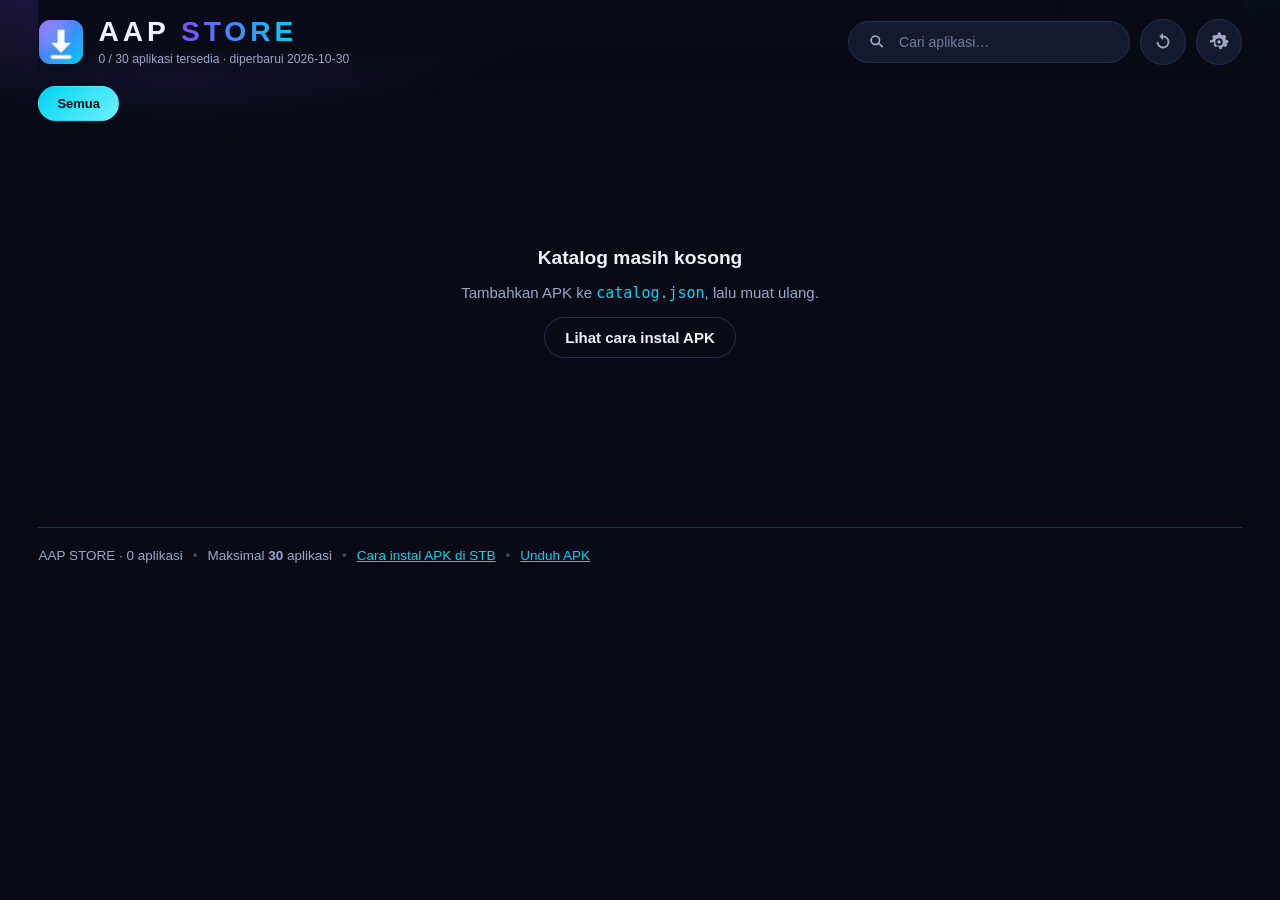
<file: docs/index.html>
<!DOCTYPE html>
<html lang="id">
<head>
<meta charset="utf-8" />
<meta name="viewport" content="width=device-width, initial-scale=1, viewport-fit=cover" />
<title>AAP STORE — App Store Android TV / STB</title>
<meta name="description" content="Katalog aplikasi Android untuk STB & Android TV. Simpan sampai 30 APK, unduh dan instal langsung dari TV." />
<meta name="theme-color" content="#0b1020" />
<link rel="icon" href="favicon.png" />
<link rel="apple-touch-icon" href="icon-192.png" />
<link rel="manifest" href="manifest.webmanifest" />
<link rel="stylesheet" href="styles.css" />
</head>
<body>
<div class="bg-glow" aria-hidden="true"></div>

<header class="topbar">
  <div class="brand">
    <img src="icon-192.png" alt="" class="brand-logo" width="56" height="56" />
    <div class="brand-text">
      <h1>AAP <span>STORE</span></h1>
      <p id="tagline">Muat katalog…</p>
    </div>
  </div>

  <div class="topbar-actions">
    <label class="search">
      <svg viewBox="0 0 24 24" aria-hidden="true"><path d="M10 4a6 6 0 1 0 3.8 10.6l4.3 4.3 1.4-1.4-4.3-4.3A6 6 0 0 0 10 4Zm0 2a4 4 0 1 1 0 8 4 4 0 0 1 0-8Z"/></svg>
      <input id="search" type="search" placeholder="Cari aplikasi…" autocomplete="off" spellcheck="false" />
    </label>
    <button id="btn-refresh" class="icon-btn" title="Muat ulang katalog" aria-label="Muat ulang katalog">
      <svg viewBox="0 0 24 24" aria-hidden="true"><path d="M12 5V2L8 6l4 4V7a5 5 0 1 1-5 5H5a7 7 0 1 0 7-7Z"/></svg>
    </button>
    <button id="btn-settings" class="icon-btn" title="Pengaturan sumber katalog" aria-label="Pengaturan">
      <svg viewBox="0 0 24 24" aria-hidden="true"><path d="M12 8a4 4 0 1 0 0 8 4 4 0 0 0 0-8Zm0 2a2 2 0 1 1 0 4 2 2 0 0 1 0-4Zm8.4 3.3.9 2.1-2 2-2.1-.9a8 8 0 0 1-1.7 1l-.4 2.2h-2.8l-.4-2.2a8 8 0 0 1-1.7-1l-2.1.9-2-2 .9-2.1a8 8 0 0 1-1-1.7L2.3 13v-2.8l2.2-.4a8 8 0 0 1 1-1.7l-.9-2.1 2-2 2.1.9a8 8 0 0 1 1.7-1l.4-2.2h2.8l.4 2.2a8 8 0 0 1 1.7 1l2.1-.9 2 2-.9 2.1a8 8 0 0 1 1 1.7l2.2.4V13l-2.2.4a8 8 0 0 1-1 1.9Z"/></svg>
    </button>
    <button id="btn-install-app" class="ghost-btn hidden">Pasang</button>
  </div>
</header>

<nav id="cats" class="cats" aria-label="Kategori"></nav>

<main id="main">
  <div id="status" class="status" role="status" aria-live="polite">
    <div class="spinner"></div>
    <p>Memuat katalog…</p>
  </div>
  <section id="grid" class="grid" aria-label="Daftar aplikasi"></section>
</main>

<footer class="foot">
  <span id="foot-info">AAP STORE</span>
  <span class="dot">•</span>
  <span>Maksimal <strong id="foot-max">30</strong> aplikasi</span>
  <span class="dot">•</span>
  <button id="btn-help" class="link-btn">Cara instal APK di STB</button>
  <span class="dot">•</span>
  <a class="link-btn" href="download.html">Unduh APK</a>
</footer>

<!-- ============ Modal detail aplikasi ============ -->
<div id="sheet" class="overlay hidden" role="dialog" aria-modal="true" aria-labelledby="sheet-title">
  <div class="sheet">
    <button class="close-btn" data-close aria-label="Tutup">✕</button>
    <div class="sheet-head">
      <img id="sheet-icon" class="sheet-icon" alt="" width="128" height="128" />
      <div>
        <h2 id="sheet-title">Aplikasi</h2>
        <p id="sheet-pkg" class="mono"></p>
        <div id="sheet-badges" class="badges"></div>
      </div>
    </div>
    <p id="sheet-desc" class="sheet-desc"></p>
    <dl id="sheet-meta" class="meta-list"></dl>
    <div class="sheet-actions">
      <a id="sheet-download" class="primary-btn" href="#" rel="noopener">⬇ Unduh &amp; Instal</a>
      <button id="sheet-copy" class="ghost-btn">Salin link</button>
    </div>
    <p class="hint">Setelah terunduh, buka notifikasi / aplikasi <em>Files</em> di STB lalu tekan APK-nya untuk instal. Izinkan “Instal aplikasi tidak dikenal” sekali saja.</p>
  </div>
</div>

<!-- ============ Modal bantuan ============ -->
<div id="help" class="overlay hidden" role="dialog" aria-modal="true" aria-labelledby="help-title">
  <div class="sheet">
    <button class="close-btn" data-close aria-label="Tutup">✕</button>
    <h2 id="help-title">Cara instal di STB / Android TV</h2>
    <ol class="steps">
      <li><strong>Buka AAP STORE</strong> di browser STB (Chrome / TV Bro / Puffin). Ketik alamat situsnya, atau kirim link-nya ke TV.</li>
      <li><strong>Pilih aplikasi</strong> lalu tekan <em>Unduh &amp; Instal</em>. APK akan masuk ke folder <span class="mono">Download</span>.</li>
      <li><strong>Izinkan instalasi:</strong> saat muncul peringatan, pilih <em>Setelan</em> → aktifkan <em>Izinkan dari sumber ini</em> untuk browser yang dipakai.</li>
      <li><strong>Instal:</strong> buka notifikasi unduhan atau aplikasi <em>Files</em> / <em>File Manager</em>, tekan file APK, pilih <em>Instal</em>.</li>
      <li><strong>Selesai.</strong> Aplikasi muncul di launcher STB. Ulangi untuk aplikasi lain.</li>
    </ol>
    <h3>Tips</h3>
    <ul class="steps">
      <li>Kalau tombol unduh tidak merespons, salin link APK lalu tempel di browser STB.</li>
      <li>Aktifkan <em>Instal dari sumber tidak dikenal</em> per-aplikasi (browser), bukan global, agar lebih aman.</li>
      <li>Tekan <span class="mono">Esc</span> / tombol <em>Back</em> untuk menutup jendela ini.</li>
    </ul>
  </div>
</div>

<!-- ============ Modal pengaturan ============ -->
<div id="settings" class="overlay hidden" role="dialog" aria-modal="true" aria-labelledby="settings-title">
  <div class="sheet">
    <button class="close-btn" data-close aria-label="Tutup">✕</button>
    <h2 id="settings-title">Sumber katalog</h2>
    <p class="hint">Alamat file <span class="mono">catalog.json</span>. Kosongkan untuk memakai katalog bawaan di folder yang sama.</p>
    <input id="catalog-url" class="text-input" type="url" placeholder="https://contoh.github.io/aap-store/catalog.json" />
    <div class="sheet-actions">
      <button id="btn-save-settings" class="primary-btn">Simpan &amp; muat ulang</button>
      <button id="btn-reset-settings" class="ghost-btn">Kembalikan bawaan</button>
    </div>
    <p id="settings-info" class="hint mono"></p>
  </div>
</div>

<div id="toast" class="toast hidden" role="status" aria-live="polite"></div>

<script src="app.js"></script>
</body>
</html>
</file>
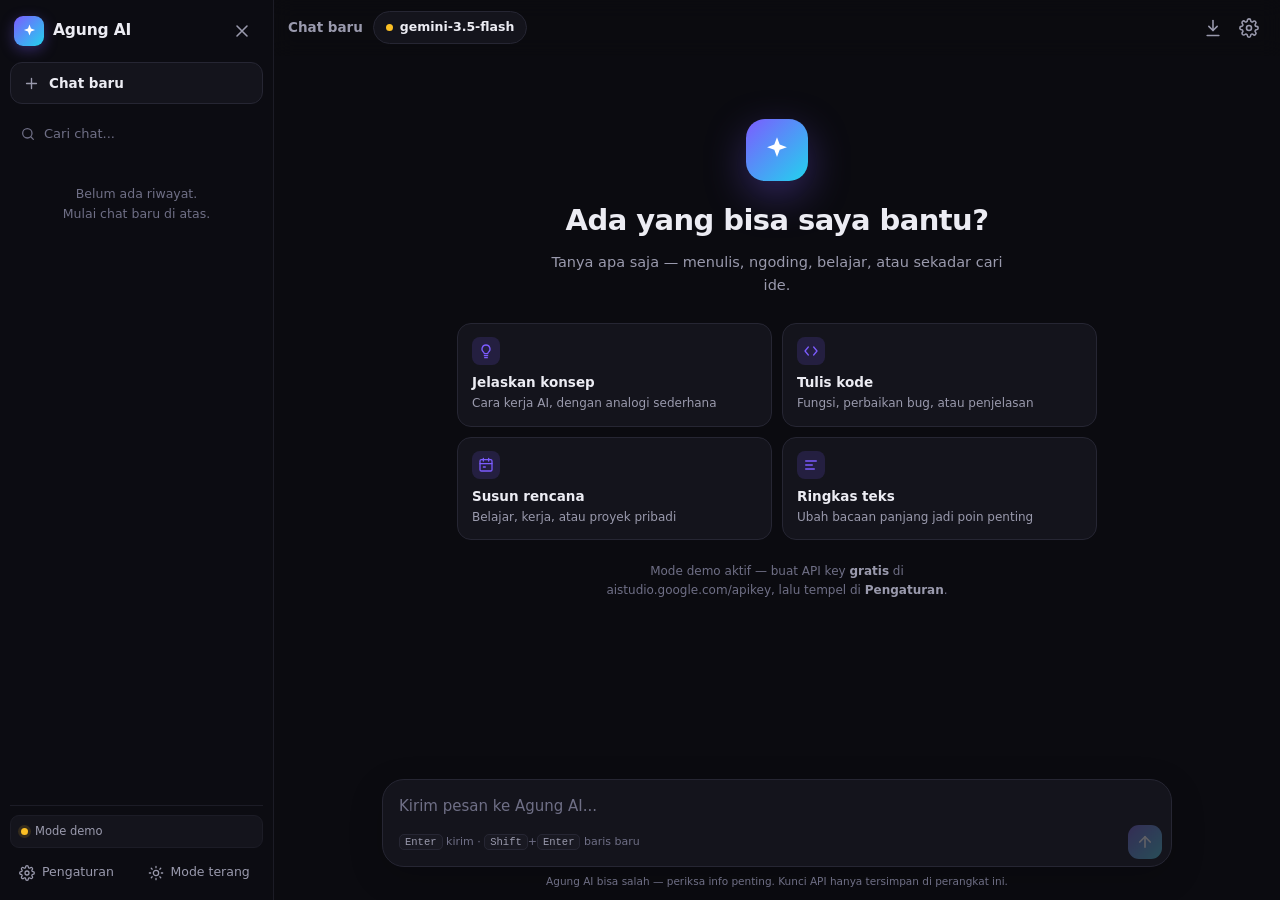
<file: docs/ai/index.html>
<!doctype html>
<html lang="id" data-theme="dark">
<head>
  <meta charset="utf-8" />
  <meta name="viewport" content="width=device-width, initial-scale=1, viewport-fit=cover" />
  <title>Agung AI — Asisten Chat</title>
  <meta name="description" content="Agung AI — aplikasi chat AI ringan yang bisa dipakai dengan OpenAI, OpenRouter, Groq, DeepSeek, Gemini, Ollama, dan penyedia lain yang kompatibel." />
  <meta name="color-scheme" content="dark light" />
  <meta name="theme-color" content="#0b0b10" />
<style>
/* =========================================================
   Agung AI — styles
   ========================================================= */

:root {
  --font: ui-sans-serif, system-ui, -apple-system, "Segoe UI", Roboto,
    "Helvetica Neue", Arial, "Noto Sans", sans-serif;
  --mono: ui-monospace, SFMono-Regular, "SF Mono", Menlo, Consolas,
    "Liberation Mono", monospace;
  --accent: #7c5cff;
  --accent-2: #22d3ee;
  --accent-soft: rgba(124, 92, 255, 0.16);
  --danger: #ff5c7a;
  --ok: #34d399;
  --warn: #fbbf24;
  --radius: 16px;
}

html[data-theme="dark"] {
  --bg: #0b0b10;
  --bg-2: #0e0e15;
  --sidebar: #0c0c12;
  --panel: #14141c;
  --panel-2: #191922;
  --border: #262633;
  --border-soft: #1c1c26;
  --text: #ececf3;
  --muted: #9a9aad;
  --muted-2: #6f6f86;
  --bubble: #1c1c28;
  --input: #11111a;
  --hover: #1a1a25;
  --code-bg: #0c0c14;
  --inline-bg: #22222e;
  --topbar: rgba(11, 11, 16, 0.82);
  --shadow: 0 18px 50px rgba(0, 0, 0, 0.45);
  --scrim: rgba(0, 0, 0, 0.6);
}

html[data-theme="light"] {
  --bg: #ffffff;
  --bg-2: #f7f7fa;
  --sidebar: #f5f5f8;
  --panel: #ffffff;
  --panel-2: #f6f6fa;
  --border: #e2e2ea;
  --border-soft: #ececf2;
  --text: #16161d;
  --muted: #5f5f72;
  --muted-2: #8b8b9e;
  --bubble: #f0f0f5;
  --input: #f6f6fa;
  --hover: #ececf2;
  --code-bg: #f6f6fa;
  --inline-bg: #eeeef4;
  --topbar: rgba(255, 255, 255, 0.86);
  --shadow: 0 18px 50px rgba(20, 20, 45, 0.16);
  --scrim: rgba(20, 20, 40, 0.35);
}

* { box-sizing: border-box; }

html, body {
  height: 100%;
  margin: 0;
}

body {
  font-family: var(--font);
  background: var(--bg);
  color: var(--text);
  font-size: 15px;
  line-height: 1.5;
  overflow: hidden;
  -webkit-font-smoothing: antialiased;
  text-rendering: optimizeLegibility;
}

button, input, textarea {
  font: inherit;
  color: inherit;
}

button { cursor: pointer; }

svg {
  width: 20px;
  height: 20px;
  fill: none;
  stroke: currentColor;
  stroke-width: 1.9;
  stroke-linecap: round;
  stroke-linejoin: round;
  flex: none;
}

.sr-only {
  position: absolute;
  width: 1px; height: 1px;
  padding: 0; margin: -1px;
  overflow: hidden;
  clip: rect(0 0 0 0);
  white-space: nowrap;
  border: 0;
}

kbd {
  font-family: var(--mono);
  font-size: 10.5px;
  padding: 1px 5px;
  border-radius: 5px;
  border: 1px solid var(--border);
  background: var(--panel-2);
  color: var(--muted);
}

/* ================= layout ================= */

.app {
  display: flex;
  height: 100vh;
  height: 100dvh;
  width: 100%;
}

/* ================= sidebar ================= */

.sidebar {
  width: 274px;
  flex: 0 0 274px;
  background: var(--sidebar);
  border-right: 1px solid var(--border-soft);
  display: flex;
  flex-direction: column;
  gap: 10px;
  padding: 12px 10px 10px;
  min-height: 0;
  z-index: 40;
}

.side-head {
  display: flex;
  align-items: center;
  justify-content: space-between;
  padding: 2px 4px 4px;
}

.brand {
  display: flex;
  align-items: center;
  gap: 9px;
  min-width: 0;
}

.brand-mark {
  width: 30px;
  height: 30px;
  border-radius: 9px;
  display: grid;
  place-items: center;
  color: #fff;
  background: linear-gradient(135deg, var(--accent), var(--accent-2));
  box-shadow: 0 4px 14px rgba(124, 92, 255, 0.35);
  flex: none;
}

.brand-mark svg { width: 19px; height: 19px; stroke: none; }

.brand-name {
  font-weight: 700;
  font-size: 15.5px;
  letter-spacing: -0.01em;
  white-space: nowrap;
}

.side-close { display: none; }

.icon-btn {
  width: 34px;
  height: 34px;
  border-radius: 10px;
  border: 1px solid transparent;
  background: transparent;
  color: var(--muted);
  display: grid;
  place-items: center;
  transition: background 0.15s, color 0.15s, border-color 0.15s;
}

.icon-btn:hover { background: var(--hover); color: var(--text); }
.icon-btn:active { transform: scale(0.96); }

.new-chat {
  display: flex;
  align-items: center;
  gap: 9px;
  width: 100%;
  padding: 10px 12px;
  border-radius: 12px;
  border: 1px solid var(--border);
  background: var(--panel);
  color: var(--text);
  font-weight: 600;
  font-size: 13.5px;
  transition: background 0.15s, border-color 0.15s, transform 0.1s;
}

.new-chat svg { width: 17px; height: 17px; color: var(--muted); }
.new-chat:hover { background: var(--panel-2); border-color: var(--border); }
.new-chat:active { transform: scale(0.99); }

.search {
  position: relative;
  display: flex;
  align-items: center;
}

.search-ico {
  position: absolute;
  left: 10px;
  width: 16px;
  height: 16px;
  color: var(--muted-2);
  pointer-events: none;
}

.search input {
  width: 100%;
  padding: 9px 10px 9px 33px;
  border-radius: 10px;
  border: 1px solid transparent;
  background: transparent;
  color: var(--text);
  font-size: 13px;
  outline: none;
  transition: background 0.15s, border-color 0.15s;
}

.search input::placeholder { color: var(--muted-2); }
.search input:hover { background: var(--hover); }
.search input:focus {
  background: var(--input);
  border-color: var(--border);
}

.conv-list {
  flex: 1;
  overflow-y: auto;
  overflow-x: hidden;
  min-height: 0;
  padding: 2px 0 8px;
  scrollbar-width: thin;
}

.conv-group-label {
  font-size: 10.5px;
  font-weight: 700;
  text-transform: uppercase;
  letter-spacing: 0.07em;
  color: var(--muted-2);
  padding: 12px 10px 5px;
}

.conv-item {
  display: flex;
  align-items: center;
  gap: 8px;
  padding: 8px 8px 8px 10px;
  border-radius: 10px;
  color: var(--muted);
  cursor: pointer;
  border: 1px solid transparent;
  position: relative;
  min-width: 0;
}

.conv-item:hover { background: var(--hover); color: var(--text); }

.conv-item.active {
  background: var(--panel);
  border-color: var(--border-soft);
  color: var(--text);
}

.conv-ico { width: 15px; height: 15px; color: var(--muted-2); flex: none; }

.conv-title {
  flex: 1;
  min-width: 0;
  font-size: 13px;
  white-space: nowrap;
  overflow: hidden;
  text-overflow: ellipsis;
}

.conv-acts {
  display: flex;
  gap: 2px;
  opacity: 0;
  transition: opacity 0.12s;
}

.conv-item:hover .conv-acts,
.conv-item.active .conv-acts { opacity: 1; }

.mini-btn {
  width: 24px;
  height: 24px;
  border-radius: 6px;
  border: 0;
  background: transparent;
  color: var(--muted);
  display: grid;
  place-items: center;
}

.mini-btn svg { width: 13px; height: 13px; }
.mini-btn:hover { background: var(--border); color: var(--text); }
.mini-btn.danger:hover { color: var(--danger); }

.empty-list {
  padding: 18px 12px;
  font-size: 12.5px;
  color: var(--muted-2);
  text-align: center;
  line-height: 1.6;
}

.side-foot {
  border-top: 1px solid var(--border-soft);
  padding-top: 9px;
  display: flex;
  flex-direction: column;
  gap: 7px;
}

.mode-badge {
  display: flex;
  align-items: center;
  gap: 7px;
  padding: 7px 10px;
  border-radius: 9px;
  background: var(--panel);
  border: 1px solid var(--border-soft);
  font-size: 11.5px;
  color: var(--muted);
  font-weight: 500;
}

.mode-badge .dot {
  width: 7px;
  height: 7px;
  border-radius: 50%;
  background: var(--warn);
  box-shadow: 0 0 0 3px rgba(251, 191, 36, 0.14);
  flex: none;
}

.mode-badge.live .dot {
  background: var(--ok);
  box-shadow: 0 0 0 3px rgba(52, 211, 153, 0.16);
}

.foot-row { display: flex; gap: 4px; }

.foot-btn {
  flex: 1;
  display: flex;
  align-items: center;
  gap: 7px;
  padding: 8px 9px;
  border-radius: 9px;
  border: 0;
  background: transparent;
  color: var(--muted);
  font-size: 12.5px;
  font-weight: 500;
  text-align: left;
}

.foot-btn svg { width: 16px; height: 16px; }
.foot-btn:hover { background: var(--hover); color: var(--text); }
.foot-btn span { white-space: nowrap; overflow: hidden; text-overflow: ellipsis; }

/* ================= main ================= */

.main {
  flex: 1;
  display: flex;
  flex-direction: column;
  min-width: 0;
  position: relative;
  background: var(--bg);
}

.topbar {
  height: 56px;
  flex: none;
  display: flex;
  align-items: center;
  gap: 10px;
  padding: 0 14px;
  border-bottom: 1px solid transparent;
  background: var(--topbar);
  backdrop-filter: blur(10px);
  z-index: 20;
}

.menu-btn { display: none; }

.topbar-title {
  font-size: 13.5px;
  font-weight: 600;
  color: var(--muted);
  white-space: nowrap;
  overflow: hidden;
  text-overflow: ellipsis;
  min-width: 0;
  max-width: 40%;
}

.model-pill {
  display: flex;
  align-items: center;
  gap: 7px;
  padding: 6px 12px;
  border-radius: 999px;
  border: 1px solid var(--border);
  background: var(--panel);
  color: var(--text);
  font-size: 12.5px;
  font-weight: 600;
  max-width: 240px;
  transition: background 0.15s, border-color 0.15s;
}

.model-pill:hover { background: var(--panel-2); border-color: var(--muted-2); }

.pill-dot {
  width: 7px;
  height: 7px;
  border-radius: 50%;
  background: var(--warn);
  flex: none;
}

.pill-dot.live { background: var(--ok); }

.pill-name {
  white-space: nowrap;
  overflow: hidden;
  text-overflow: ellipsis;
}

.top-actions {
  margin-left: auto;
  display: flex;
  gap: 2px;
}

.chat-scroll {
  flex: 1;
  overflow-y: auto;
  overflow-x: hidden;
  min-height: 0;
  scrollbar-width: thin;
  scrollbar-color: var(--border) transparent;
  overscroll-behavior: contain;
}

.chat-scroll::-webkit-scrollbar { width: 10px; }
.chat-scroll::-webkit-scrollbar-thumb {
  background: var(--border);
  border-radius: 10px;
  border: 3px solid var(--bg);
}
.chat-scroll::-webkit-scrollbar-thumb:hover { background: var(--muted-2); }

/* ================= empty state ================= */

.empty {
  max-width: 760px;
  margin: 0 auto;
  padding: clamp(28px, 7vh, 80px) 22px 24px;
  text-align: center;
  animation: rise 0.35s ease both;
}

@keyframes rise {
  from { opacity: 0; transform: translateY(8px); }
  to { opacity: 1; transform: none; }
}

.empty-mark {
  width: 62px;
  height: 62px;
  margin: 0 auto 18px;
  border-radius: 19px;
  display: grid;
  place-items: center;
  color: #fff;
  background: linear-gradient(135deg, var(--accent), var(--accent-2));
  box-shadow: 0 14px 40px rgba(124, 92, 255, 0.34);
}

.empty-mark svg { width: 34px; height: 34px; stroke: none; }

.empty h1 {
  font-size: clamp(22px, 3.2vw, 29px);
  margin: 0 0 8px;
  letter-spacing: -0.02em;
  font-weight: 700;
}

.empty-sub {
  margin: 0 auto;
  color: var(--muted);
  font-size: 14.5px;
  max-width: 460px;
  line-height: 1.6;
}

.suggestions {
  display: grid;
  grid-template-columns: repeat(2, minmax(0, 1fr));
  gap: 10px;
  margin: 26px auto 0;
  max-width: 640px;
  text-align: left;
}

.sug {
  display: flex;
  flex-direction: column;
  gap: 3px;
  padding: 13px 14px;
  border-radius: 14px;
  border: 1px solid var(--border);
  background: var(--panel);
  color: var(--text);
  transition: border-color 0.16s, background 0.16s, transform 0.12s;
}

.sug:hover {
  background: var(--panel-2);
  border-color: var(--accent);
  transform: translateY(-1px);
}

.sug:active { transform: none; }

.sug-ico {
  width: 28px;
  height: 28px;
  border-radius: 8px;
  display: grid;
  place-items: center;
  background: var(--accent-soft);
  color: var(--accent);
  margin-bottom: 4px;
}

.sug-ico svg { width: 16px; height: 16px; }

.sug-t { font-size: 13.5px; font-weight: 600; }

.sug-d {
  font-size: 12px;
  color: var(--muted);
  line-height: 1.45;
}

.empty-note {
  margin: 22px auto 0;
  font-size: 12px;
  color: var(--muted-2);
  max-width: 420px;
  line-height: 1.6;
}

.empty-note b { color: var(--muted); }

/* ================= messages ================= */

.messages {
  max-width: 830px;
  margin: 0 auto;
  padding: 8px 22px 10px;
  display: flex;
  flex-direction: column;
  gap: 20px;
}

.msg {
  display: flex;
  gap: 12px;
  align-items: flex-start;
  animation: fadein 0.2s ease both;
}

@keyframes fadein {
  from { opacity: 0; }
  to { opacity: 1; }
}

.msg-user { justify-content: flex-end; }

.avatar {
  width: 28px;
  height: 28px;
  border-radius: 9px;
  flex: none;
  display: grid;
  place-items: center;
  color: #fff;
  background: linear-gradient(135deg, var(--accent), var(--accent-2));
  margin-top: 2px;
}

.avatar svg { width: 16px; height: 16px; stroke: none; }

.bubble { min-width: 0; max-width: 100%; }

.msg-user .bubble {
  max-width: min(86%, 640px);
  background: var(--bubble);
  border: 1px solid var(--border-soft);
  border-radius: 18px 18px 6px 18px;
  padding: 10px 15px;
}

.msg-user .content {
  white-space: pre-wrap;
  overflow-wrap: anywhere;
  font-size: 14.8px;
  line-height: 1.65;
}

.content {
  font-size: 15.2px;
  line-height: 1.72;
  overflow-wrap: anywhere;
}

.msg-assistant .content { padding-top: 3px; }

.msg-tools {
  display: flex;
  gap: 4px;
  margin-top: 7px;
  opacity: 0;
  transition: opacity 0.14s;
}

.msg:hover .msg-tools { opacity: 1; }

.tool {
  display: inline-flex;
  align-items: center;
  gap: 5px;
  padding: 4px 8px;
  border-radius: 7px;
  border: 1px solid transparent;
  background: transparent;
  color: var(--muted-2);
  font-size: 11.5px;
  font-weight: 500;
}

.tool svg { width: 13px; height: 13px; }
.tool:hover { background: var(--hover); color: var(--text); }

/* markdown */

.content > :first-child { margin-top: 0; }
.content > :last-child { margin-bottom: 0; }

.content p { margin: 0 0 0.85em; }
.content h1, .content h2, .content h3, .content h4 {
  margin: 1.15em 0 0.5em;
  line-height: 1.3;
  letter-spacing: -0.01em;
}
.content h1 { font-size: 1.4em; }
.content h2 { font-size: 1.24em; }
.content h3 { font-size: 1.1em; }
.content h4 { font-size: 1em; }

.content ul, .content ol { margin: 0 0 0.85em; padding-left: 1.45em; }
.content li { margin: 0.22em 0; }
.content li > p { margin: 0 0 0.3em; }

.content a {
  color: var(--accent);
  text-decoration: underline;
  text-underline-offset: 2px;
  text-decoration-thickness: 1px;
}

html[data-theme="dark"] .content a { color: #a996ff; }

.content strong { font-weight: 650; }
.content del { color: var(--muted); }

.content blockquote {
  margin: 0 0 0.85em;
  padding: 2px 0 2px 13px;
  border-left: 3px solid var(--accent);
  color: var(--muted);
}

.content hr {
  border: 0;
  border-top: 1px solid var(--border);
  margin: 1.1em 0;
}

.content code.inline {
  font-family: var(--mono);
  font-size: 0.87em;
  background: var(--inline-bg);
  padding: 0.15em 0.38em;
  border-radius: 5px;
}

.content table {
  border-collapse: collapse;
  width: 100%;
  margin: 0 0 0.9em;
  font-size: 0.92em;
  display: block;
  overflow-x: auto;
}

.content th, .content td {
  border: 1px solid var(--border);
  padding: 6px 10px;
  text-align: left;
}

.content th { background: var(--panel-2); font-weight: 600; }

.codeblock {
  margin: 0 0 0.9em;
  border: 1px solid var(--border);
  border-radius: 11px;
  overflow: hidden;
  background: var(--code-bg);
}

.codeblock-head {
  display: flex;
  align-items: center;
  justify-content: space-between;
  padding: 6px 8px 6px 12px;
  border-bottom: 1px solid var(--border-soft);
  background: var(--panel-2);
}

.codeblock-head .lang {
  font-family: var(--mono);
  font-size: 11px;
  color: var(--muted-2);
  text-transform: lowercase;
}

.copy-code {
  border: 1px solid transparent;
  background: transparent;
  color: var(--muted);
  font-size: 11.5px;
  padding: 3px 8px;
  border-radius: 6px;
  font-weight: 500;
}

.copy-code:hover { background: var(--hover); color: var(--text); }

.codeblock pre {
  margin: 0;
  padding: 12px 14px;
  overflow-x: auto;
}

.codeblock code {
  font-family: var(--mono);
  font-size: 12.8px;
  line-height: 1.6;
  white-space: pre;
  color: var(--text);
}

.typing {
  display: inline-flex;
  gap: 4px;
  padding: 6px 0;
  align-items: center;
}

.typing span {
  width: 6px;
  height: 6px;
  border-radius: 50%;
  background: var(--muted-2);
  animation: bounce 1.1s infinite ease-in-out;
}

.typing span:nth-child(2) { animation-delay: 0.15s; }
.typing span:nth-child(3) { animation-delay: 0.3s; }

@keyframes bounce {
  0%, 60%, 100% { transform: translateY(0); opacity: 0.45; }
  30% { transform: translateY(-4px); opacity: 1; }
}

.cursor {
  display: inline-block;
  width: 7px;
  height: 15px;
  margin-left: 2px;
  vertical-align: -2px;
  border-radius: 2px;
  background: var(--accent);
  animation: blink 1s steps(2, start) infinite;
}

@keyframes blink { 50% { opacity: 0; } }

.msg-assistant.is-error .content {
  color: var(--danger);
}

.scroll-bottom {
  position: absolute;
  bottom: 128px;
  left: 50%;
  transform: translateX(-50%);
  width: 36px;
  height: 36px;
  border-radius: 50%;
  border: 1px solid var(--border);
  background: var(--panel);
  color: var(--muted);
  display: grid;
  place-items: center;
  box-shadow: var(--shadow);
  z-index: 15;
}

.scroll-bottom:hover { color: var(--text); background: var(--panel-2); }
.scroll-bottom[hidden] { display: none; }

/* ================= composer ================= */

.composer-wrap {
  flex: none;
  padding: 0 22px calc(10px + env(safe-area-inset-bottom));
  background: linear-gradient(to bottom, transparent, var(--bg) 26%);
  z-index: 10;
}

.composer {
  max-width: 790px;
  margin: 0 auto;
  border: 1px solid var(--border);
  border-radius: 22px;
  background: var(--panel);
  padding: 9px 9px 7px 16px;
  box-shadow: 0 10px 34px rgba(0, 0, 0, 0.18);
  transition: border-color 0.16s, box-shadow 0.16s;
}

.composer:focus-within {
  border-color: var(--accent);
  box-shadow: 0 0 0 3px var(--accent-soft), 0 10px 34px rgba(0, 0, 0, 0.18);
}

.composer textarea {
  display: block;
  width: 100%;
  border: 0;
  background: transparent;
  resize: none;
  outline: none;
  font-size: 15px;
  line-height: 1.6;
  max-height: 200px;
  min-height: 24px;
  padding: 5px 6px 5px 0;
  color: var(--text);
}

.composer textarea::placeholder { color: var(--muted-2); }

.composer-bar {
  display: flex;
  align-items: center;
  justify-content: space-between;
  gap: 8px;
  padding-top: 2px;
}

.composer-hint {
  font-size: 11px;
  color: var(--muted-2);
  white-space: nowrap;
  overflow: hidden;
  text-overflow: ellipsis;
}

.send-btn {
  width: 34px;
  height: 34px;
  border-radius: 11px;
  border: 0;
  flex: none;
  display: grid;
  place-items: center;
  color: #fff;
  background: linear-gradient(135deg, var(--accent), var(--accent-2));
  transition: opacity 0.15s, transform 0.1s, filter 0.15s;
}

.send-btn svg { width: 18px; height: 18px; stroke-width: 2.2; }
.send-btn .ico-stop { display: none; width: 15px; height: 15px; }

.send-btn:disabled {
  opacity: 0.32;
  cursor: not-allowed;
  filter: grayscale(0.35);
}

.send-btn:not(:disabled):hover { filter: brightness(1.08); }
.send-btn:not(:disabled):active { transform: scale(0.94); }

.send-btn.is-stop {
  background: var(--text);
  color: var(--bg);
}

.send-btn.is-stop .ico-send { display: none; }
.send-btn.is-stop .ico-stop { display: block; }

.disclaimer {
  max-width: 790px;
  margin: 7px auto 0;
  text-align: center;
  font-size: 10.5px;
  color: var(--muted-2);
  line-height: 1.5;
}

/* ================= modal ================= */

.modal {
  position: fixed;
  inset: 0;
  z-index: 100;
  background: var(--scrim);
  backdrop-filter: blur(4px);
  display: flex;
  align-items: center;
  justify-content: center;
  padding: 18px;
  animation: fadein 0.15s ease both;
}

.modal[hidden] { display: none; }

.modal-panel {
  width: min(560px, 100%);
  max-height: min(88dvh, 820px);
  background: var(--panel);
  border: 1px solid var(--border);
  border-radius: 18px;
  box-shadow: var(--shadow);
  display: flex;
  flex-direction: column;
  overflow: hidden;
  animation: pop 0.18s ease both;
}

@keyframes pop {
  from { opacity: 0; transform: scale(0.97) translateY(6px); }
  to { opacity: 1; transform: none; }
}

.modal-head {
  display: flex;
  align-items: center;
  justify-content: space-between;
  padding: 14px 14px 12px 20px;
  border-bottom: 1px solid var(--border-soft);
  flex: none;
}

.modal-head h2 {
  margin: 0;
  font-size: 16px;
  letter-spacing: -0.01em;
}

.modal-body {
  padding: 18px 20px;
  overflow-y: auto;
  display: flex;
  flex-direction: column;
  gap: 16px;
  scrollbar-width: thin;
}

.field { display: flex; flex-direction: column; gap: 7px; }

.field-label {
  font-size: 12.5px;
  font-weight: 650;
  color: var(--text);
  display: flex;
  align-items: center;
  justify-content: space-between;
  gap: 8px;
}

.field-label .val {
  font-family: var(--mono);
  font-size: 11.5px;
  font-weight: 500;
  color: var(--muted);
  background: var(--panel-2);
  border: 1px solid var(--border-soft);
  padding: 1px 7px;
  border-radius: 6px;
}

.hint {
  margin: 0;
  font-size: 11.5px;
  color: var(--muted-2);
  line-height: 1.5;
}

.hint code, .note code {
  font-family: var(--mono);
  font-size: 0.92em;
  background: var(--inline-bg);
  padding: 1px 5px;
  border-radius: 4px;
}

.hint a {
  color: var(--accent, #7c9cff);
  text-decoration: underline;
  text-underline-offset: 2px;
}

.hint a:hover { color: var(--accent-strong, #9db4ff); }

.input {
  width: 100%;
  padding: 10px 12px;
  border-radius: 10px;
  border: 1px solid var(--border);
  background: var(--input);
  color: var(--text);
  font-size: 13.5px;
  outline: none;
  transition: border-color 0.15s, box-shadow 0.15s;
}

.input:focus {
  border-color: var(--accent);
  box-shadow: 0 0 0 3px var(--accent-soft);
}

.input::placeholder { color: var(--muted-2); }

.textarea {
  resize: vertical;
  min-height: 70px;
  line-height: 1.55;
  font-size: 13px;
}

.input-row { display: flex; gap: 6px; align-items: center; }
.input-row .input { flex: 1; }

.eye { border: 1px solid var(--border); background: var(--input); flex: none; }

.chips { display: flex; flex-wrap: wrap; gap: 6px; }

.chip {
  padding: 6px 11px;
  border-radius: 999px;
  border: 1px solid var(--border);
  background: var(--input);
  color: var(--muted);
  font-size: 12px;
  font-weight: 550;
  transition: all 0.14s;
}

.chip:hover { color: var(--text); border-color: var(--muted-2); }

.chip.active {
  color: #fff;
  background: linear-gradient(135deg, var(--accent), var(--accent-2));
  border-color: transparent;
  box-shadow: 0 4px 12px rgba(124, 92, 255, 0.28);
}

.grid-2 {
  display: grid;
  grid-template-columns: 1.15fr 1fr;
  gap: 14px;
  align-items: start;
}

.range {
  width: 100%;
  height: 26px;
  accent-color: var(--accent);
  background: transparent;
  cursor: pointer;
}

.row-between {
  flex-direction: row;
  align-items: center;
  justify-content: space-between;
  gap: 16px;
  border-top: 1px solid var(--border-soft);
  padding-top: 14px;
}

.row-between .field-label { display: block; }
.row-between .hint { margin-top: 2px; }

.switch { position: relative; display: inline-flex; flex: none; }
.switch input { position: absolute; opacity: 0; width: 0; height: 0; }

.switch .track {
  width: 42px;
  height: 24px;
  border-radius: 999px;
  background: var(--border);
  display: block;
  transition: background 0.18s;
  position: relative;
}

.switch .thumb {
  position: absolute;
  top: 3px;
  left: 3px;
  width: 18px;
  height: 18px;
  border-radius: 50%;
  background: #fff;
  transition: transform 0.18s;
  box-shadow: 0 1px 3px rgba(0, 0, 0, 0.3);
}

.switch input:checked + .track {
  background: linear-gradient(135deg, var(--accent), var(--accent-2));
}

.switch input:checked + .track .thumb { transform: translateX(18px); }
.switch input:focus-visible + .track { box-shadow: 0 0 0 3px var(--accent-soft); }

.note {
  margin: 0;
  font-size: 11.5px;
  color: var(--muted);
  line-height: 1.6;
  background: var(--panel-2);
  border: 1px solid var(--border-soft);
  border-radius: 10px;
  padding: 10px 12px;
}

.note b { color: var(--text); }

.danger-zone {
  border-top: 1px solid var(--border-soft);
  padding-top: 14px;
  display: flex;
  flex-direction: column;
  gap: 9px;
}

.danger-actions { display: flex; gap: 8px; flex-wrap: wrap; }

.btn {
  padding: 9px 15px;
  border-radius: 10px;
  border: 1px solid var(--border);
  background: var(--input);
  color: var(--text);
  font-size: 13px;
  font-weight: 600;
  transition: background 0.14s, border-color 0.14s, transform 0.1s;
  white-space: nowrap;
}

.btn:active { transform: scale(0.98); }
.btn-ghost:hover { background: var(--hover); }

.btn-primary {
  background: linear-gradient(135deg, var(--accent), var(--accent-2));
  border-color: transparent;
  color: #fff;
  box-shadow: 0 6px 18px rgba(124, 92, 255, 0.3);
}

.btn-primary:hover { filter: brightness(1.06); }

.btn-danger {
  background: rgba(255, 92, 122, 0.1);
  border-color: rgba(255, 92, 122, 0.35);
  color: var(--danger);
}

.btn-danger:hover { background: rgba(255, 92, 122, 0.16); }

.btn[disabled] { opacity: 0.5; cursor: wait; }

.test-result {
  margin: 0;
  font-size: 12px;
  padding: 8px 11px;
  border-radius: 8px;
  line-height: 1.5;
  background: var(--panel-2);
  border: 1px solid var(--border-soft);
}

.test-result.ok { color: var(--ok); border-color: rgba(52, 211, 153, 0.3); }
.test-result.err { color: var(--danger); border-color: rgba(255, 92, 122, 0.3); }

.modal-foot {
  display: flex;
  align-items: center;
  gap: 8px;
  padding: 12px 16px;
  border-top: 1px solid var(--border-soft);
  background: var(--panel-2);
  flex: none;
}

.modal-foot .spacer { flex: 1; }

.ask-panel { max-width: 430px; }

.ask-msg {
  margin: 0;
  font-size: 13.5px;
  color: var(--muted);
  line-height: 1.6;
  overflow-wrap: anywhere;
}

/* ================= toast ================= */

.toast {
  position: fixed;
  left: 50%;
  bottom: 26px;
  transform: translateX(-50%) translateY(8px);
  background: var(--panel);
  border: 1px solid var(--border);
  color: var(--text);
  padding: 10px 16px;
  border-radius: 11px;
  font-size: 13px;
  font-weight: 500;
  box-shadow: var(--shadow);
  z-index: 200;
  opacity: 0;
  transition: opacity 0.2s, transform 0.2s;
  max-width: calc(100vw - 32px);
  text-align: center;
}

.toast.show { opacity: 1; transform: translateX(-50%); }
.toast.err { border-color: rgba(255, 92, 122, 0.5); color: var(--danger); }

/* ================= scrim / responsive ================= */

.scrim {
  position: fixed;
  inset: 0;
  background: var(--scrim);
  z-index: 35;
  animation: fadein 0.18s ease both;
}

.scrim[hidden] { display: none; }

@media (max-width: 900px) {
  .sidebar {
    position: fixed;
    inset: 0 auto 0 0;
    transform: translateX(-102%);
    transition: transform 0.24s cubic-bezier(0.4, 0, 0.2, 1);
    box-shadow: 0 0 60px rgba(0, 0, 0, 0.4);
    width: 286px;
    flex-basis: 286px;
  }

  .app.sidebar-open .sidebar { transform: none; }
  .menu-btn { display: grid; }
  .side-close { display: grid; }
  .topbar-title { display: none; }
  .composer-wrap { padding-left: 12px; padding-right: 12px; }
  .messages { padding-left: 14px; padding-right: 14px; }
  .scroll-bottom { bottom: 118px; }
}

@media (max-width: 560px) {
  .topbar { height: 52px; padding: 0 8px 0 6px; gap: 6px; }
  .model-pill { max-width: 52vw; padding: 5px 10px; font-size: 12px; }
  .empty { padding-top: 26px; }
  .empty-mark { width: 54px; height: 54px; border-radius: 16px; margin-bottom: 14px; }
  .empty-mark svg { width: 29px; height: 29px; }
  .suggestions { grid-template-columns: 1fr; gap: 8px; margin-top: 20px; }
  .sug { padding: 11px 13px; }
  .composer-hint { display: none; }
  .composer-bar { justify-content: flex-end; }
  .composer { padding-left: 14px; }
  .msg-user .bubble { max-width: 92%; }
  .content { font-size: 14.8px; }
  .grid-2 { grid-template-columns: 1fr; }
  .modal { padding: 0; align-items: flex-end; }
  .modal-panel {
    max-height: 94dvh;
    width: 100%;
    border-radius: 18px 18px 0 0;
    border-bottom: 0;
  }
  .modal-foot { padding-bottom: calc(12px + env(safe-area-inset-bottom)); }
  .msg-tools { opacity: 1; }
}

@media (prefers-reduced-motion: reduce) {
  *, *::before, *::after {
    animation-duration: 0.001ms !important;
    animation-iteration-count: 1 !important;
    transition-duration: 0.001ms !important;
  }
}

</style>
</head>
<body>
  <div class="app" id="app">

    <!-- ============ SIDEBAR ============ -->
    <aside class="sidebar" id="sidebar" aria-label="Riwayat percakapan">
      <div class="side-head">
        <div class="brand">
          <span class="brand-mark" aria-hidden="true">
            <svg viewBox="0 0 24 24" fill="none"><path d="M12 3l1.9 5.1L19 10l-5.1 1.9L12 17l-1.9-5.1L5 10l5.1-1.9L12 3z" fill="currentColor"/></svg>
          </span>
          <span class="brand-name">Agung AI</span>
        </div>
        <button class="icon-btn side-close" id="closeSidebar" title="Tutup menu" aria-label="Tutup menu">
          <svg viewBox="0 0 24 24"><path d="M18 6L6 18M6 6l12 12"/></svg>
        </button>
      </div>

      <button class="new-chat" id="newChat">
        <svg viewBox="0 0 24 24"><path d="M12 5v14M5 12h14"/></svg>
        <span>Chat baru</span>
      </button>

      <div class="search">
        <svg class="search-ico" viewBox="0 0 24 24"><circle cx="11" cy="11" r="7"/><path d="M20 20l-3.5-3.5"/></svg>
        <input id="searchInput" type="search" placeholder="Cari chat..." autocomplete="off" aria-label="Cari percakapan" />
      </div>

      <nav class="conv-list" id="convList" aria-label="Daftar percakapan"></nav>

      <div class="side-foot">
        <div class="mode-badge" id="modeBadge">
          <span class="dot" id="modeDot"></span>
          <span id="modeText">Mode demo</span>
        </div>
        <div class="foot-row">
          <button class="foot-btn" id="openSettings">
            <svg viewBox="0 0 24 24"><circle cx="12" cy="12" r="3"/><path d="M19.4 15a1.7 1.7 0 00.34 1.87l.06.06a2 2 0 11-2.83 2.83l-.06-.06a1.7 1.7 0 00-1.87-.34 1.7 1.7 0 00-1 1.55V21a2 2 0 11-4 0v-.09A1.7 1.7 0 009 19.4a1.7 1.7 0 00-1.87.34l-.06.06a2 2 0 11-2.83-2.83l.06-.06A1.7 1.7 0 004.6 15a1.7 1.7 0 00-1.55-1H3a2 2 0 110-4h.09A1.7 1.7 0 004.6 9a1.7 1.7 0 00-.34-1.87l-.06-.06a2 2 0 112.83-2.83l.06.06A1.7 1.7 0 009 4.6h.09A1.7 1.7 0 0010 3.05V3a2 2 0 114 0v.09a1.7 1.7 0 001 1.55 1.7 1.7 0 001.87-.34l.06-.06a2 2 0 112.83 2.83l-.06.06A1.7 1.7 0 0019.4 9v.09a1.7 1.7 0 001.55 1H21a2 2 0 110 4h-.09a1.7 1.7 0 00-1.55 1z"/></svg>
            <span>Pengaturan</span>
          </button>
          <button class="foot-btn" id="toggleTheme">
            <svg viewBox="0 0 24 24" id="themeIcon"><path d="M21 12.8A9 9 0 1111.2 3a7 7 0 009.8 9.8z"/></svg>
            <span id="themeLabel">Mode terang</span>
          </button>
        </div>
      </div>
    </aside>

    <div class="scrim" id="scrim" hidden></div>

    <!-- ============ MAIN ============ -->
    <main class="main">
      <header class="topbar">
        <button class="icon-btn menu-btn" id="openSidebar" title="Menu" aria-label="Buka menu">
          <svg viewBox="0 0 24 24"><path d="M4 6h16M4 12h16M4 18h16"/></svg>
        </button>
        <div class="topbar-title" id="chatTitle">Chat baru</div>
        <button class="model-pill" id="modelPill" title="Ubah model / penyedia">
          <span class="pill-dot" id="pillDot"></span>
          <span class="pill-name" id="pillName">gpt-4o-mini</span>
        </button>
        <div class="top-actions">
          <button class="icon-btn" id="exportBtn" title="Ekspor chat (Markdown)" aria-label="Ekspor chat">
            <svg viewBox="0 0 24 24"><path d="M12 3v12"/><path d="M7 10l5 5 5-5"/><path d="M5 21h14"/></svg>
          </button>
          <button class="icon-btn" id="settingsBtn" title="Pengaturan" aria-label="Pengaturan">
            <svg viewBox="0 0 24 24"><circle cx="12" cy="12" r="3"/><path d="M19.4 15a1.7 1.7 0 00.34 1.87l.06.06a2 2 0 11-2.83 2.83l-.06-.06a1.7 1.7 0 00-1.87-.34 1.7 1.7 0 00-1 1.55V21a2 2 0 11-4 0v-.09A1.7 1.7 0 009 19.4a1.7 1.7 0 00-1.87.34l-.06.06a2 2 0 11-2.83-2.83l.06-.06A1.7 1.7 0 004.6 15a1.7 1.7 0 00-1.55-1H3a2 2 0 110-4h.09A1.7 1.7 0 004.6 9a1.7 1.7 0 00-.34-1.87l-.06-.06a2 2 0 112.83-2.83l.06.06A1.7 1.7 0 009 4.6h.09A1.7 1.7 0 0010 3.05V3a2 2 0 114 0v.09a1.7 1.7 0 001 1.55 1.7 1.7 0 001.87-.34l.06-.06a2 2 0 112.83 2.83l-.06.06A1.7 1.7 0 0019.4 9v.09a1.7 1.7 0 001.55 1H21a2 2 0 110 4h-.09a1.7 1.7 0 00-1.55 1z"/></svg>
          </button>
        </div>
      </header>

      <div class="chat-scroll" id="chatScroll">
        <section class="empty" id="empty">
          <div class="empty-mark" aria-hidden="true">
            <svg viewBox="0 0 24 24" fill="none"><path d="M12 3l1.9 5.1L19 10l-5.1 1.9L12 17l-1.9-5.1L5 10l5.1-1.9L12 3z" fill="currentColor"/></svg>
          </div>
          <h1>Ada yang bisa saya bantu?</h1>
          <p class="empty-sub">Tanya apa saja — menulis, ngoding, belajar, atau sekadar cari ide.</p>

          <div class="suggestions">
            <button class="sug" data-prompt="Jelaskan cara kerja model bahasa besar (LLM) dengan bahasa yang sederhana, pakai analogi.">
              <span class="sug-ico"><svg viewBox="0 0 24 24"><path d="M12 3a6 6 0 00-3.6 10.8c.5.4.8 1 .9 1.6l.1.6h5.2l.1-.6c.1-.6.4-1.2.9-1.6A6 6 0 0012 3z"/><path d="M9.5 19h5"/><path d="M10 22h4"/></svg></span>
              <span class="sug-t">Jelaskan konsep</span>
              <span class="sug-d">Cara kerja AI, dengan analogi sederhana</span>
            </button>
            <button class="sug" data-prompt="Buatkan fungsi JavaScript untuk memformat tanggal ke format Indonesia (contoh: 11 November 2026), lengkap dengan contoh pakai.">
              <span class="sug-ico"><svg viewBox="0 0 24 24"><path d="M8 6l-5 6 5 6"/><path d="M16 6l5 6-5 6"/></svg></span>
              <span class="sug-t">Tulis kode</span>
              <span class="sug-d">Fungsi, perbaikan bug, atau penjelasan</span>
            </button>
            <button class="sug" data-prompt="Buatkan rencana belajar Python 30 hari untuk pemula, maksimal 60 menit per hari, dengan target praktik tiap minggu.">
              <span class="sug-ico"><svg viewBox="0 0 24 24"><rect x="3" y="4" width="18" height="17" rx="2"/><path d="M8 2v4M16 2v4M3 10h18"/><path d="M8 15h3"/></svg></span>
              <span class="sug-t">Susun rencana</span>
              <span class="sug-d">Belajar, kerja, atau proyek pribadi</span>
            </button>
            <button class="sug" data-prompt="Ringkas teks berikut menjadi 5 poin utama, lalu beri satu saran tindakan: [tempel teks di sini]">
              <span class="sug-ico"><svg viewBox="0 0 24 24"><path d="M4 6h16M4 12h10M4 18h13"/></svg></span>
              <span class="sug-t">Ringkas teks</span>
              <span class="sug-d">Ubah bacaan panjang jadi poin penting</span>
            </button>
          </div>

          <p class="empty-note" id="emptyNote">Mode demo aktif — sambungkan API key di <b>Pengaturan</b> untuk jawaban AI sungguhan.</p>
        </section>

        <div class="messages" id="messages" aria-live="polite"></div>
        <div class="scroll-anchor" id="scrollAnchor"></div>
      </div>

      <button class="scroll-bottom" id="scrollBottom" title="Ke pesan terbaru" aria-label="Ke pesan terbaru" hidden>
        <svg viewBox="0 0 24 24"><path d="M12 5v14M5 12l7 7 7-7"/></svg>
      </button>

      <div class="composer-wrap">
        <form class="composer" id="composer" autocomplete="off">
          <label class="sr-only" for="input">Pesan</label>
          <textarea id="input" rows="1" placeholder="Kirim pesan ke Agung AI..." spellcheck="true" autocapitalize="sentences"></textarea>
          <div class="composer-bar">
            <span class="composer-hint"><kbd>Enter</kbd> kirim · <kbd>Shift</kbd>+<kbd>Enter</kbd> baris baru</span>
            <button type="submit" class="send-btn" id="sendBtn" title="Kirim pesan" aria-label="Kirim pesan" disabled>
              <svg class="ico-send" viewBox="0 0 24 24"><path d="M12 19V5"/><path d="M5 12l7-7 7 7"/></svg>
              <svg class="ico-stop" viewBox="0 0 24 24"><rect x="7" y="7" width="10" height="10" rx="2" fill="currentColor" stroke="none"/></svg>
            </button>
          </div>
        </form>
        <p class="disclaimer">Agung AI bisa salah — periksa info penting. Kunci API hanya tersimpan di perangkat ini.</p>
      </div>
    </main>
  </div>

  <!-- ============ SETTINGS MODAL ============ -->
  <div class="modal" id="settingsModal" role="dialog" aria-modal="true" aria-labelledby="settingsTitle" hidden>
    <div class="modal-panel">
      <header class="modal-head">
        <h2 id="settingsTitle">Pengaturan</h2>
        <button class="icon-btn" id="closeSettings" aria-label="Tutup pengaturan">
          <svg viewBox="0 0 24 24"><path d="M18 6L6 18M6 6l12 12"/></svg>
        </button>
      </header>

      <div class="modal-body">
        <div class="field">
          <span class="field-label">Penyedia</span>
          <div class="chips" id="presetChips"></div>
          <p class="hint">Semua penyedia di bawah memakai format API yang sama (OpenAI-compatible).</p>
        </div>

        <div class="field">
          <label class="field-label" for="baseUrl">Base URL</label>
          <input class="input" id="baseUrl" type="url" placeholder="https://api.openai.com/v1" spellcheck="false" />
          <p class="hint">Harus berakhir di <code>/v1</code> (atau sesuai dokumentasi penyedia).</p>
        </div>

        <div class="field">
          <label class="field-label" for="apiKey">API key</label>
          <div class="input-row">
            <input class="input" id="apiKey" type="password" placeholder="Tempel API key di sini" spellcheck="false" autocomplete="off" />
            <button type="button" class="icon-btn eye" id="toggleKey" title="Tampilkan / sembunyikan" aria-label="Tampilkan atau sembunyikan API key">
              <svg viewBox="0 0 24 24"><path d="M2 12s3.6-7 10-7 10 7 10 7-3.6 7-10 7-10-7-10-7z"/><circle cx="12" cy="12" r="3"/></svg>
            </button>
          </div>
          <p class="hint">Kosongkan untuk penyedia lokal (Ollama / LM Studio) yang tidak butuh key.</p>
          <p class="hint">Key gratis: <a href="https://aistudio.google.com/apikey" target="_blank" rel="noopener">Gemini</a> · <a href="https://console.groq.com/keys" target="_blank" rel="noopener">Groq</a> · <a href="https://openrouter.ai/keys" target="_blank" rel="noopener">OpenRouter</a></p>
        </div>

        <div class="field">
          <label class="field-label" for="modelInput">Model</label>
          <input class="input" id="modelInput" list="modelList" placeholder="gpt-4o-mini" spellcheck="false" />
          <datalist id="modelList"></datalist>
        </div>

        <div class="field">
          <label class="field-label" for="systemPrompt">System prompt</label>
          <textarea class="input textarea" id="systemPrompt" rows="3" placeholder="Anda adalah asisten yang membantu..."></textarea>
        </div>

        <div class="grid-2">
          <div class="field">
            <label class="field-label" for="temperature">Kreativitas <span class="val" id="tempVal">0.7</span></label>
            <input class="range" id="temperature" type="range" min="0" max="2" step="0.1" value="0.7" />
            <p class="hint">0 = konsisten, 2 = liar.</p>
          </div>
          <div class="field">
            <label class="field-label" for="maxTokens">Maks. token jawaban</label>
            <input class="input" id="maxTokens" type="number" min="64" max="32000" step="64" value="1024" />
          </div>
        </div>

        <div class="field row-between">
          <div>
            <span class="field-label">Streaming</span>
            <p class="hint">Tampilkan jawaban kata per kata.</p>
          </div>
          <label class="switch">
            <input type="checkbox" id="streamToggle" checked />
            <span class="track"><span class="thumb"></span></span>
          </label>
        </div>

        <div class="field">
          <button type="button" class="btn btn-ghost" id="testBtn">Tes koneksi</button>
          <p class="test-result" id="testResult" hidden></p>
        </div>

        <p class="note">
          <b>Soal keamanan:</b> API key disimpan di <code>localStorage</code> browser ini dan hanya dikirim ke Base URL di atas.
          Untuk aplikasi yang dipakai banyak orang, gunakan proxy server agar key tidak terekspos.
        </p>

        <div class="danger-zone">
          <span class="field-label">Data</span>
          <div class="danger-actions">
            <button type="button" class="btn btn-ghost" id="exportAllBtn">Ekspor semua (JSON)</button>
            <button type="button" class="btn btn-danger" id="clearAllBtn">Hapus semua chat</button>
          </div>
        </div>
      </div>

      <footer class="modal-foot">
        <button type="button" class="btn btn-ghost" id="resetBtn">Default</button>
        <div class="spacer"></div>
        <button type="button" class="btn btn-ghost" id="cancelBtn">Batal</button>
        <button type="button" class="btn btn-primary" id="saveBtn">Simpan</button>
      </footer>
    </div>
  </div>

  <!-- ============ DIALOG (ganti nama / konfirmasi) ============ -->
  <div class="modal" id="askModal" role="dialog" aria-modal="true" aria-labelledby="askTitle" hidden>
    <div class="modal-panel ask-panel">
      <header class="modal-head">
        <h2 id="askTitle">Konfirmasi</h2>
        <button class="icon-btn" id="askClose" aria-label="Tutup">
          <svg viewBox="0 0 24 24"><path d="M18 6L6 18M6 6l12 12"/></svg>
        </button>
      </header>
      <div class="modal-body">
        <p class="ask-msg" id="askMessage" hidden></p>
        <input class="input" id="askInput" type="text" autocomplete="off" spellcheck="false" />
      </div>
      <footer class="modal-foot">
        <div class="spacer"></div>
        <button type="button" class="btn btn-ghost" id="askCancel">Batal</button>
        <button type="button" class="btn btn-primary" id="askOk">Simpan</button>
      </footer>
    </div>
  </div>

  <div class="toast" id="toast" role="status" aria-live="polite" hidden></div>

  <noscript>
    <p style="padding:24px;font-family:sans-serif">Agung AI butuh JavaScript untuk berjalan. Aktifkan JavaScript di browser Anda.</p>
  </noscript>

<script>
/* =========================================================
   Markdown mini-renderer (tanpa dependensi)
   Aman: semua teks di-escape sebelum dirender.
   ========================================================= */
(function (global) {
  'use strict';

  var ESC = { '&': '&amp;', '<': '&lt;', '>': '&gt;', '"': '&quot;', "'": '&#39;' };
  var TOK = '\u0001';
  var BLK = '\u0000';

  function esc(s) {
    return String(s == null ? '' : s).replace(/[&<>"']/g, function (c) { return ESC[c]; });
  }

  function inline(text) {
    var stash = [];
    function put(html) {
      stash.push(html);
      return TOK + (stash.length - 1) + TOK;
    }

    var s = String(text == null ? '' : text);

    // inline code
    s = s.replace(/`([^`\n]+)`/g, function (_, code) {
      return put('<code class="inline">' + esc(code) + '</code>');
    });

    // gambar
    s = s.replace(/!\[([^\]\n]*)\]\((https?:\/\/[^\s)]+)\)/g, function (_, alt, src) {
      return put('<img src="' + esc(src) + '" alt="' + esc(alt) + '" loading="lazy" style="max-width:100%;border-radius:10px">');
    });

    // tautan
    s = s.replace(/\[([^\]\n]+)\]\((https?:\/\/[^\s)]+|mailto:[^\s)]+)\)/g, function (_, label, href) {
      return put('<a href="' + esc(href) + '" target="_blank" rel="noopener noreferrer">' + esc(label) + '</a>');
    });

    s = esc(s);

    // tebal + miring
    s = s.replace(/\*\*\*([^*\n]+)\*\*\*/g, '<strong><em>$1</em></strong>');
    s = s.replace(/\*\*([^*\n]+)\*\*/g, '<strong>$1</strong>');
    s = s.replace(/__([^_\n]+)__/g, '<strong>$1</strong>');
    s = s.replace(/(^|[\s(])\*([^*\n]+)\*/g, '$1<em>$2</em>');
    s = s.replace(/(^|[\s(])_([^_\n]+)_/g, '$1<em>$2</em>');
    s = s.replace(/~~([^~\n]+)~~/g, '<del>$1</del>');

    // tautan otomatis (teks sudah di-escape, jangan escape ulang)
    s = s.replace(/(^|[\s(])(https?:\/\/[^\s<)]+)/g, function (_, pre, url) {
      return pre + put('<a href="' + url + '" target="_blank" rel="noopener noreferrer">' + url + '</a>');
    });

    return s.replace(/\u0001(\d+)\u0001/g, function (_, i) { return stash[+i]; });
  }

  function codeHTML(block) {
    var lang = String(block.lang || '').split(/\s+/)[0];
    return '<div class="codeblock">' +
      '<div class="codeblock-head"><span class="lang">' + esc(lang || 'kode') + '</span>' +
      '<button type="button" class="copy-code">Salin</button></div>' +
      '<pre><code>' + esc(block.code) + '</code></pre></div>';
  }

  function splitRow(row) {
    var r = row.trim();
    if (r.charAt(0) === '|') r = r.slice(1);
    if (r.charAt(r.length - 1) === '|') r = r.slice(0, -1);
    return r.split('|').map(function (c) { return c.trim(); });
  }

  function render(src) {
    var text = String(src == null ? '' : src).replace(/\r\n?/g, '\n');

    // blok kode yang belum ditutup (saat streaming)
    var fenceCount = (text.match(/```/g) || []).length;
    if (fenceCount % 2 === 1) text += '\n```';

    var codeBlocks = [];
    text = text.replace(/```([^\n`]*)\n?([\s\S]*?)```/g, function (_, lang, code) {
      var idx = codeBlocks.push({ lang: lang, code: code.replace(/\n$/, '') }) - 1;
      return BLK + 'C' + idx + BLK;
    });

    var lines = text.split('\n');
    var out = [];
    var para = [];
    var i = 0;

    function flushPara() {
      if (!para.length) return;
      var joined = para.join(' ').trim();
      para = [];
      if (joined) out.push('<p>' + inline(joined) + '</p>');
    }

    while (i < lines.length) {
      var line = lines[i];
      var trimmed = line.trim();

      if (!trimmed) { flushPara(); i++; continue; }

      // blok kode
      var codeMatch = trimmed.match(/^\u0000C(\d+)\u0000$/);
      if (codeMatch) {
        flushPara();
        out.push(codeHTML(codeBlocks[+codeMatch[1]]));
        i++;
        continue;
      }

      // judul
      var h = trimmed.match(/^(#{1,6})\s+(.*)$/);
      if (h) {
        flushPara();
        var level = Math.min(h[1].length, 4);
        var htext = h[2].replace(/\s+#+\s*$/, '');
        out.push('<h' + level + '>' + inline(htext) + '</h' + level + '>');
        i++;
        continue;
      }

      // garis pemisah
      if (/^([-*_])\1{2,}$/.test(trimmed)) {
        flushPara();
        out.push('<hr>');
        i++;
        continue;
      }

      // kutipan
      if (/^>\s?/.test(trimmed)) {
        flushPara();
        var quote = [];
        while (i < lines.length && /^>\s?/.test(lines[i].trim())) {
          quote.push(lines[i].trim().replace(/^>\s?/, ''));
          i++;
        }
        out.push('<blockquote>' + render(quote.join('\n')) + '</blockquote>');
        continue;
      }

      // tabel
      if (
        trimmed.indexOf('|') !== -1 &&
        i + 1 < lines.length &&
        lines[i + 1].indexOf('-') !== -1 &&
        /^\s*\|?[\s:|-]+\|?\s*$/.test(lines[i + 1])
      ) {
        flushPara();
        var head = splitRow(lines[i]);
        var align = splitRow(lines[i + 1]).map(function (c) {
          var left = c.charAt(0) === ':';
          var right = c.charAt(c.length - 1) === ':';
          if (left && right) return 'center';
          if (right) return 'right';
          if (left) return 'left';
          return '';
        });
        i += 2;
        var rows = [];
        while (i < lines.length && lines[i].indexOf('|') !== -1 && lines[i].trim()) {
          rows.push(splitRow(lines[i]));
          i++;
        }
        var thead = '<tr>' + head.map(function (c, ci) {
          return '<th' + (align[ci] ? ' style="text-align:' + align[ci] + '"' : '') + '>' + inline(c) + '</th>';
        }).join('') + '</tr>';
        var tbody = rows.map(function (row) {
          return '<tr>' + head.map(function (_, ci) {
            return '<td' + (align[ci] ? ' style="text-align:' + align[ci] + '"' : '') + '>' + inline(row[ci] || '') + '</td>';
          }).join('') + '</tr>';
        }).join('');
        out.push('<table><thead>' + thead + '</thead><tbody>' + tbody + '</tbody></table>');
        continue;
      }

      // daftar
      if (/^\s*([-*+]|\d+[.)])\s+/.test(line)) {
        flushPara();
        var ordered = /^\s*\d+[.)]\s+/.test(line);
        var items = [];
        var start = 1;
        while (i < lines.length) {
          var m = lines[i].match(/^(\s*)([-*+]|\d+[.)])\s+(.*)$/);
          if (m) {
            if (!items.length) start = parseInt(m[2], 10) || 1;
            items.push(m[3]);
            i++;
            continue;
          }
          // lanjutan baris item (indentasi)
          if (lines[i].trim() && /^\s{2,}\S/.test(lines[i]) && items.length) {
            items[items.length - 1] += ' ' + lines[i].trim();
            i++;
            continue;
          }
          break;
        }
        var tag = ordered ? 'ol' : 'ul';
        var open = '<' + tag + (ordered && start !== 1 ? ' start="' + start + '"' : '') + '>';
        out.push(open + items.map(function (t) { return '<li>' + inline(t) + '</li>'; }).join('') + '</' + tag + '>');
        continue;
      }

      // paragraf
      para.push(trimmed);
      i++;
    }

    flushPara();

    return out.join('\n').replace(/\u0000C(\d+)\u0000/g, function (_, idx) {
      return codeHTML(codeBlocks[+idx]);
    });
  }

  global.Markdown = { render: render, escape: esc };
})(window);

</script>
<script>
/* =========================================================
   Agung AI — logika aplikasi
   ========================================================= */
(function () {
  'use strict';

  var MD = window.Markdown;

  /* ---------------- konstanta ---------------- */

  var K = {
    settings: 'agung.settings.v1',
    convos: 'agung.convos.v1',
    theme: 'agung.theme.v1',
    active: 'agung.active.v1'
  };

  var DEFAULT_SETTINGS = {
    preset: 'gemini',
    baseUrl: 'https://generativelanguage.googleapis.com/v1beta/openai',
    apiKey: '',
    model: 'gemini-3.5-flash',
    systemPrompt:
      'Anda adalah Agung AI, asisten yang ramah, jelas, dan akurat. ' +
      'Jawab dalam bahasa yang sama dengan pengguna. Gunakan Markdown bila membantu ' +
      '(daftar, tabel, blok kode). Jujur bila tidak tahu, dan jangan mengarang fakta.',
    temperature: 0.7,
    maxTokens: 1024,
    stream: true
  };

  var PRESETS = [
    {
      id: 'openai', name: 'OpenAI',
      baseUrl: 'https://api.openai.com/v1',
      models: ['gpt-4o-mini', 'gpt-4o', 'gpt-4.1-mini', 'gpt-4.1'],
      keyHint: 'sk-...'
    },
    {
      id: 'openrouter', name: 'OpenRouter',
      baseUrl: 'https://openrouter.ai/api/v1',
      models: ['openai/gpt-4o-mini', 'google/gemini-2.0-flash-001', 'meta-llama/llama-3.3-70b-instruct', 'deepseek/deepseek-chat'],
      keyHint: 'sk-or-v1-...'
    },
    {
      id: 'groq', name: 'Groq',
      baseUrl: 'https://api.groq.com/openai/v1',
      models: ['llama-3.3-70b-versatile', 'llama-3.1-8b-instant', 'openai/gpt-oss-20b'],
      keyHint: 'gsk_...'
    },
    {
      id: 'deepseek', name: 'DeepSeek',
      baseUrl: 'https://api.deepseek.com/v1',
      models: ['deepseek-chat', 'deepseek-reasoner'],
      keyHint: 'sk-...'
    },
    {
      id: 'gemini', name: 'Gemini',
      baseUrl: 'https://generativelanguage.googleapis.com/v1beta/openai',
      models: ['gemini-3.5-flash', 'gemini-3.8-flash', 'gemini-3.1-flash-lite', 'gemini-flash-latest'],
      keyHint: 'AIza... atau AQ...'
    },
    {
      id: 'mistral', name: 'Mistral',
      baseUrl: 'https://api.mistral.ai/v1',
      models: ['mistral-small-latest', 'mistral-large-latest'],
      keyHint: '...'
    },
    {
      id: 'ollama', name: 'Ollama',
      baseUrl: 'http://localhost:11434/v1',
      models: ['llama3.2', 'qwen2.5', 'gemma3'],
      keyHint: 'tidak perlu key'
    },
    {
      id: 'lmstudio', name: 'LM Studio',
      baseUrl: 'http://localhost:1234/v1',
      models: ['local-model'],
      keyHint: 'tidak perlu key'
    },
    { id: 'custom', name: 'Kustom', baseUrl: '', models: [], keyHint: 'sesuai penyedia' }
  ];

  var ICON = {
    spark: '<svg viewBox="0 0 24 24" fill="none"><path d="M12 3l1.9 5.1L19 10l-5.1 1.9L12 17l-1.9-5.1L5 10l5.1-1.9L12 3z" fill="currentColor"/></svg>',
    chat: '<svg viewBox="0 0 24 24"><path d="M21 12a8 8 0 01-8 8H7l-4 3V12a8 8 0 018-8h2a8 8 0 018 8z"/></svg>',
    pencil: '<svg viewBox="0 0 24 24"><path d="M12 20h9"/><path d="M16.5 3.5a2.1 2.1 0 013 3L7 19l-4 1 1-4z"/></svg>',
    trash: '<svg viewBox="0 0 24 24"><path d="M3 6h18"/><path d="M8 6V4h8v2"/><path d="M19 6l-1 14H6L5 6"/><path d="M10 11v5M14 11v5"/></svg>',
    copy: '<svg viewBox="0 0 24 24"><rect x="9" y="9" width="12" height="12" rx="2"/><path d="M5 15V5a2 2 0 012-2h10"/></svg>',
    refresh: '<svg viewBox="0 0 24 24"><path d="M21 12a9 9 0 11-3-6.7"/><path d="M21 3v6h-6"/></svg>'
  };

  /* ---------------- util ---------------- */

  function $(sel, root) { return (root || document).querySelector(sel); }
  function uid() { return 'c' + Date.now().toString(36) + Math.random().toString(36).slice(2, 7); }
  function now() { return Date.now(); }
  function clamp(n, min, max) { return Math.min(max, Math.max(min, n)); }
  function sleep(ms) { return new Promise(function (r) { setTimeout(r, ms); }); }

  function readJSON(key, fallback) {
    try {
      var raw = localStorage.getItem(key);
      if (!raw) return fallback;
      var val = JSON.parse(raw);
      return val == null ? fallback : val;
    } catch (e) { return fallback; }
  }

  function writeJSON(key, value) {
    try { localStorage.setItem(key, JSON.stringify(value)); } catch (e) { /* storage penuh */ }
  }

  function normalizeSettings(s) {
    s = s && typeof s === 'object' ? s : {};
    return {
      preset: s.preset || DEFAULT_SETTINGS.preset,
      baseUrl: typeof s.baseUrl === 'string' && s.baseUrl ? s.baseUrl : DEFAULT_SETTINGS.baseUrl,
      apiKey: typeof s.apiKey === 'string' ? s.apiKey : '',
      model: typeof s.model === 'string' && s.model ? s.model : DEFAULT_SETTINGS.model,
      systemPrompt: typeof s.systemPrompt === 'string' ? s.systemPrompt : DEFAULT_SETTINGS.systemPrompt,
      temperature: isFinite(s.temperature) ? clamp(Number(s.temperature), 0, 2) : DEFAULT_SETTINGS.temperature,
      maxTokens: isFinite(s.maxTokens) ? clamp(parseInt(s.maxTokens, 10), 64, 32000) : DEFAULT_SETTINGS.maxTokens,
      stream: s.stream !== false
    };
  }

  function loadConvos() {
    var raw = readJSON(K.convos, []);
    if (!Array.isArray(raw)) return [];
    var out = [];
    raw.forEach(function (c) {
      if (!c || !c.id || !Array.isArray(c.messages)) return;
      var msgs = [];
      c.messages.forEach(function (m) {
        if (!m || (m.role !== 'user' && m.role !== 'assistant')) return;
        if (typeof m.content !== 'string') return;
        if (!m.content && !m.pending) return;
        if (m.pending) {
          m.pending = false;
          if (!m.content) m.content = '_(Percakapan terputus karena halaman ditutup.)_';
        }
        msgs.push(m);
      });
      if (!msgs.length) return;
      c.messages = msgs;
      c.updatedAt = c.updatedAt || c.createdAt || now();
      c.createdAt = c.createdAt || c.updatedAt;
      c.title = c.title || 'Tanpa judul';
      out.push(c);
    });
    out.sort(function (a, b) { return b.updatedAt - a.updatedAt; });
    return out;
  }

  /* ---------------- state ---------------- */

  var state = {
    settings: normalizeSettings(readJSON(K.settings, {})),
    convos: loadConvos(),
    activeId: null,
    theme: localStorage.getItem(K.theme) === 'light' ? 'light' : 'dark',
    query: '',
    streaming: false,
    abort: null,
    stick: true
  };

  (function pickActive() {
    var saved = localStorage.getItem(K.active);
    if (saved && state.convos.some(function (c) { return c.id === saved; })) state.activeId = saved;
  })();

  /* ---------------- elemen ---------------- */

  var el = {
    app: $('#app'),
    sidebar: $('#sidebar'),
    scrim: $('#scrim'),
    convList: $('#convList'),
    searchInput: $('#searchInput'),
    newChat: $('#newChat'),
    closeSidebar: $('#closeSidebar'),
    openSidebar: $('#openSidebar'),
    chatScroll: $('#chatScroll'),
    messages: $('#messages'),
    empty: $('#empty'),
    emptyNote: $('#emptyNote'),
    chatTitle: $('#chatTitle'),
    input: $('#input'),
    composer: $('#composer'),
    sendBtn: $('#sendBtn'),
    scrollBottom: $('#scrollBottom'),
    modal: $('#settingsModal'),
    presetChips: $('#presetChips'),
    baseUrl: $('#baseUrl'),
    apiKey: $('#apiKey'),
    toggleKey: $('#toggleKey'),
    modelInput: $('#modelInput'),
    modelList: $('#modelList'),
    systemPrompt: $('#systemPrompt'),
    temperature: $('#temperature'),
    tempVal: $('#tempVal'),
    maxTokens: $('#maxTokens'),
    streamToggle: $('#streamToggle'),
    testBtn: $('#testBtn'),
    testResult: $('#testResult'),
    toast: $('#toast')
  };

  /* ---------------- tema ---------------- */

  function applyTheme(t) {
    state.theme = t === 'light' ? 'light' : 'dark';
    document.documentElement.setAttribute('data-theme', state.theme);
    try { localStorage.setItem(K.theme, state.theme); } catch (e) {}
    var icon = $('#themeIcon');
    if (icon) {
      icon.innerHTML = state.theme === 'dark'
        ? '<circle cx="12" cy="12" r="4"/><path d="M12 2v2M12 20v2M4.9 4.9l1.4 1.4M17.7 17.7l1.4 1.4M2 12h2M20 12h2M4.9 19.1l1.4-1.4M17.7 6.3l1.4-1.4"/>'
        : '<path d="M21 12.8A9 9 0 1111.2 3a7 7 0 009.8 9.8z"/>';
    }
    var label = $('#themeLabel');
    if (label) label.textContent = state.theme === 'dark' ? 'Mode terang' : 'Mode gelap';
    var meta = document.querySelector('meta[name="theme-color"]');
    if (meta) meta.setAttribute('content', state.theme === 'dark' ? '#0b0b10' : '#ffffff');
  }

  /* ---------------- penyimpanan ---------------- */

  function saveConvos() {
    state.convos = state.convos.filter(function (c) {
      return c.messages && c.messages.length && !c.messages.every(function (m) { return !m.content; });
    });
    state.convos.sort(function (a, b) { return (b.updatedAt || 0) - (a.updatedAt || 0); });
    if (state.convos.length > 200) state.convos.length = 200;
    writeJSON(K.convos, state.convos);
    try {
      if (state.activeId) localStorage.setItem(K.active, state.activeId);
      else localStorage.removeItem(K.active);
    } catch (e) {}
  }

  function activeConvo() {
    if (!state.activeId) return null;
    for (var i = 0; i < state.convos.length; i++) {
      if (state.convos[i].id === state.activeId) return state.convos[i];
    }
    return null;
  }

  function ensureConvo() {
    var c = activeConvo();
    if (c) return c;
    c = { id: uid(), title: '', messages: [], createdAt: now(), updatedAt: now() };
    state.convos.unshift(c);
    state.activeId = c.id;
    return c;
  }

  /* ---------------- UI: mode / model ---------------- */

  function isLocalUrl(url) {
    return /^https?:\/\/(localhost|127\.0\.0\.1|0\.0\.0\.0|\[::1\])(?::|\/|$)/i.test(String(url || ''));
  }

  function isDemo() {
    var s = state.settings;
    if (s.apiKey && s.apiKey.trim()) return false;
    return !isLocalUrl(s.baseUrl);
  }

  function hostOf(url) {
    try { return new URL(url).hostname; } catch (e) { return String(url || ''); }
  }

  function updateModeUI() {
    var demo = isDemo();
    var modeText = $('#modeText');
    var modeBadge = $('#modeBadge');
    var modeDot = $('#modeDot');
    var pillDot = $('#pillDot');
    var pillName = $('#pillName');

    if (modeText) modeText.textContent = demo ? 'Mode demo' : (isLocalUrl(state.settings.baseUrl) ? 'Model lokal' : 'Terhubung');
    if (modeBadge) modeBadge.classList.toggle('live', !demo);
    if (modeDot) modeDot.classList.toggle('live', !demo);
    if (pillDot) pillDot.classList.toggle('live', !demo);
    if (pillName) pillName.textContent = state.settings.model || 'model';

    if (el.emptyNote) {
      el.emptyNote.innerHTML = demo
        ? 'Mode demo aktif — buat API key <b>gratis</b> di aistudio.google.com/apikey, lalu tempel di <b>Pengaturan</b>.'
        : 'Terhubung ke <b>' + MD.escape(hostOf(state.settings.baseUrl)) + '</b> · model <b>' + MD.escape(state.settings.model) + '</b>';
    }
  }

  /* ---------------- daftar percakapan ---------------- */

  function groupOf(ts) {
    var d = new Date();
    var start = new Date(d.getFullYear(), d.getMonth(), d.getDate()).getTime();
    if (ts >= start) return 'Hari ini';
    if (ts >= start - 86400000) return 'Kemarin';
    if (ts >= start - 7 * 86400000) return '7 hari terakhir';
    return 'Lebih lama';
  }

  function renderConvList() {
    var list = el.convList;
    if (!list) return;
    list.innerHTML = '';

    var convos = state.convos.filter(function (c) { return c.messages && c.messages.length; });

    if (state.query) {
      var q = state.query.toLowerCase();
      convos = convos.filter(function (c) {
        if (String(c.title || '').toLowerCase().indexOf(q) !== -1) return true;
        return c.messages.some(function (m) {
          return String(m.content || '').toLowerCase().indexOf(q) !== -1;
        });
      });
    }

    if (!convos.length) {
      var empty = document.createElement('div');
      empty.className = 'empty-list';
      empty.innerHTML = state.query
        ? 'Tidak ada hasil untuk <b>“' + MD.escape(state.query) + '”</b>'
        : 'Belum ada riwayat.<br>Mulai chat baru di atas.';
      list.appendChild(empty);
      return;
    }

    var lastGroup = '';
    convos.forEach(function (c) {
      var g = groupOf(c.updatedAt || c.createdAt || now());
      if (g !== lastGroup) {
        var label = document.createElement('div');
        label.className = 'conv-group-label';
        label.textContent = g;
        list.appendChild(label);
        lastGroup = g;
      }

      var item = document.createElement('div');
      item.className = 'conv-item' + (c.id === state.activeId ? ' active' : '');
      item.dataset.id = c.id;
      item.tabIndex = 0;
      item.setAttribute('role', 'button');
      item.innerHTML = ICON.chat +
        '<span class="conv-title"></span>' +
        '<span class="conv-acts">' +
          '<button class="mini-btn" data-act="rename" title="Ganti nama" aria-label="Ganti nama">' + ICON.pencil + '</button>' +
          '<button class="mini-btn danger" data-act="delete" title="Hapus" aria-label="Hapus">' + ICON.trash + '</button>' +
        '</span>';
      item.querySelector('.conv-title').textContent = c.title || 'Tanpa judul';
      list.appendChild(item);
    });
  }

  /* ---------------- render chat ---------------- */

  function lastAssistantIndex() {
    var conv = activeConvo();
    if (!conv) return -1;
    for (var i = conv.messages.length - 1; i >= 0; i--) {
      if (conv.messages[i].role === 'assistant' && !conv.messages[i].pending) return i;
    }
    return -1;
  }

  function messageEl(msg, idx) {
    var isUser = msg.role === 'user';
    var wrap = document.createElement('article');
    wrap.className = 'msg ' + (isUser ? 'msg-user' : 'msg-assistant');
    wrap.dataset.idx = String(idx);
    if (msg.pending) wrap.dataset.stream = '1';
    if (msg.error) wrap.classList.add('is-error');

    if (!isUser) {
      var av = document.createElement('div');
      av.className = 'avatar';
      av.setAttribute('aria-hidden', 'true');
      av.innerHTML = ICON.spark;
      wrap.appendChild(av);
    }

    var bubble = document.createElement('div');
    bubble.className = 'bubble';

    var content = document.createElement('div');
    content.className = 'content';
    content.dir = 'auto';

    if (isUser) {
      content.textContent = msg.content;
    } else if (msg.pending && !msg.content) {
      content.innerHTML = '<div class="typing"><span></span><span></span><span></span></div>';
    } else {
      content.innerHTML = MD.render(msg.content);
    }

    bubble.appendChild(content);

    if (!msg.pending) {
      var tools = document.createElement('div');
      tools.className = 'msg-tools';
      var html = '<button class="tool" data-act="copy">' + ICON.copy + '<span>Salin</span></button>';
      if (!isUser && idx === lastAssistantIndex()) {
        html += '<button class="tool" data-act="regen">' + ICON.refresh + '<span>Ulangi</span></button>';
      }
      tools.innerHTML = html;
      bubble.appendChild(tools);
    }

    wrap.appendChild(bubble);
    return wrap;
  }

  function renderChat() {
    var conv = activeConvo();
    var has = !!(conv && conv.messages.length);

    if (el.empty) el.empty.hidden = has;
    if (el.messages) {
      el.messages.innerHTML = '';
      if (has) {
        conv.messages.forEach(function (m, i) {
          el.messages.appendChild(messageEl(m, i));
        });
      }
    }
    if (el.chatTitle) el.chatTitle.textContent = conv && conv.title ? conv.title : 'Chat baru';
  }

  /* ---------------- scroll ---------------- */

  function nearBottom() {
    var sc = el.chatScroll;
    if (!sc) return true;
    return sc.scrollHeight - sc.scrollTop - sc.clientHeight < 90;
  }

  function scrollToBottom(force) {
    if (!el.chatScroll) return;
    if (!force && !state.stick) return;
    el.chatScroll.scrollTop = el.chatScroll.scrollHeight;
    state.stick = true;
    updateScrollBtn();
  }

  function updateScrollBtn() {
    if (!el.scrollBottom) return;
    el.scrollBottom.hidden = nearBottom();
  }

  /* ---------------- streaming paint ---------------- */

  var paintQueued = false;

  function schedulePaint(asst) {
    if (paintQueued) return;
    paintQueued = true;
    requestAnimationFrame(function () {
      paintQueued = false;
      paintStream(asst);
    });
  }

  function paintStream(asst) {
    var node = el.messages.querySelector('.msg[data-stream] .content');
    if (!node) return;
    node.innerHTML = MD.render(asst.content) + '<span class="cursor"></span>';
    if (state.stick) el.chatScroll.scrollTop = el.chatScroll.scrollHeight;
  }

  /* ---------------- API ---------------- */

  function ApiError(message, status) {
    this.name = 'ApiError';
    this.message = message || 'Kesalahan API';
    this.status = status || 0;
  }
  ApiError.prototype = Object.create(Error.prototype);
  ApiError.prototype.constructor = ApiError;

  function abortError() {
    var e = new Error('Dibatalkan');
    e.name = 'AbortError';
    return e;
  }

  function endpoint(base) {
    var b = String(base || state.settings.baseUrl || '').trim().replace(/\/+$/, '');
    if (/\/chat\/completions$/i.test(b)) return b;
    return b + '/chat/completions';
  }

  function buildMessages(conv) {
    var s = state.settings;
    var out = [];
    if (s.systemPrompt && s.systemPrompt.trim()) {
      out.push({ role: 'system', content: s.systemPrompt.trim() });
    }
    var hist = conv.messages.filter(function (m) {
      return !m.pending && !m.error && m.content && m.content.trim();
    });
    if (hist.length > 30) hist = hist.slice(-30);
    hist.forEach(function (m) { out.push({ role: m.role, content: m.content }); });
    return out;
  }

  function extractDelta(json) {
    if (!json || !json.choices || !json.choices.length) return '';
    var ch = json.choices[0];
    if (ch.delta) {
      if (typeof ch.delta.content === 'string') return ch.delta.content;
      if (Array.isArray(ch.delta.content)) {
        return ch.delta.content.map(function (p) { return p && p.text ? p.text : ''; }).join('');
      }
    }
    if (typeof ch.text === 'string') return ch.text;
    if (ch.message && typeof ch.message.content === 'string') return ch.message.content;
    return '';
  }

  function extractContent(data) {
    if (!data) return '';
    if (data.error) throw new ApiError(data.error.message || 'Kesalahan API', 500);
    if (data.choices && data.choices.length) {
      var ch = data.choices[0];
      var m = ch.message || {};
      if (typeof m.content === 'string') return m.content;
      if (Array.isArray(m.content)) {
        return m.content.map(function (p) { return p && p.text ? p.text : ''; }).join('');
      }
      if (typeof ch.text === 'string') return ch.text;
    }
    return '';
  }

  function readError(res) {
    return res.text().then(function (text) {
      var msg = '';
      try {
        var j = JSON.parse(text);
        if (j && j.error) msg = j.error.message || j.error.type || '';
        else if (j && j.message) msg = j.message;
      } catch (e) { /* bukan JSON */ }
      if (!msg) msg = String(text || '').slice(0, 300);
      return msg || ('HTTP ' + res.status);
    }).catch(function () { return 'HTTP ' + res.status; });
  }

  async function apiStream(conv, asst, signal) {
    var s = state.settings;
    var headers = { 'Content-Type': 'application/json' };
    if (s.apiKey && s.apiKey.trim()) headers.Authorization = 'Bearer ' + s.apiKey.trim();
    if (/openrouter\.ai/i.test(s.baseUrl)) {
      headers['HTTP-Referer'] = location.origin;
      headers['X-Title'] = 'Agung AI';
    }

    var body = {
      model: s.model,
      messages: buildMessages(conv),
      temperature: Number(s.temperature),
      max_tokens: Number(s.maxTokens) || 1024,
      stream: !!s.stream
    };

    var res;
    try {
      res = await fetch(endpoint(), {
        method: 'POST',
        headers: headers,
        body: JSON.stringify(body),
        signal: signal
      });
    } catch (e) {
      if (e && e.name === 'AbortError') throw e;
      throw new Error('NETWORK');
    }

    if (!res.ok) {
      var msg = await readError(res);
      throw new ApiError(msg, res.status);
    }

    var ct = String(res.headers.get('content-type') || '').toLowerCase();
    var canStream = s.stream && res.body && ct.indexOf('application/json') === -1;

    if (!canStream) {
      var data = await res.json();
      asst.content = extractContent(data);
      schedulePaint(asst);
      return;
    }

    var reader = res.body.getReader();
    var decoder = new TextDecoder('utf-8');
    var buffer = '';

    while (true) {
      var chunk = await reader.read();
      if (chunk.done) break;
      buffer += decoder.decode(chunk.value, { stream: true });

      var lines = buffer.split('\n');
      buffer = lines.pop();

      for (var i = 0; i < lines.length; i++) {
        var line = lines[i].trim();
        if (!line || line.charAt(0) === ':') continue;
        if (line.indexOf('data:') !== 0) continue;
        var payload = line.slice(5).trim();
        if (!payload) continue;
        if (payload === '[DONE]') return;

        var json;
        try { json = JSON.parse(payload); } catch (e) { continue; }
        if (json && json.error) throw new ApiError(json.error.message || 'Kesalahan API', 500);

        var delta = extractDelta(json);
        if (delta) {
          asst.content += delta;
          schedulePaint(asst);
        }
      }
    }
  }

  /* ---------------- mode demo ---------------- */

  function lastUserText() {
    var conv = activeConvo();
    if (!conv) return '';
    for (var i = conv.messages.length - 1; i >= 0; i--) {
      if (conv.messages[i].role === 'user') return conv.messages[i].content;
    }
    return '';
  }

  function demoReply(text) {
    var t = String(text || '').toLowerCase();
    var quote = String(text || '').trim().slice(0, 220);
    if (String(text || '').trim().length > 220) quote += '…';

    var head = 'Halo! 👋 Saya **Agung AI**, masih berjalan dalam **mode demo** karena belum ada API key yang tersambung.\n\n';

    if (/^(halo|hai|hi|hello|pagi|siang|sore|malam|assalam|selamat)/.test(t)) {
      return head +
        'AI sungguhan bisa aktif **gratis**, cukup 1 langkah:\n\n' +
        '1. Buat API key gratis di **aistudio.google.com/apikey** (login akun Google → **Create API key**).\n' +
        '2. Buka **Pengaturan** — penyedia **Gemini** sudah terpilih otomatis.\n' +
        '3. Tempel key → **Tes koneksi** → **Simpan**.\n\n' +
        'Tanpa kartu kredit, dan kuotanya cukup untuk pemakaian harian. Mau mulai dari mana?';
    }

    if (/(kode|code|javascript|python|fungsi|function|program|error|bug|script)/.test(t)) {
      return head +
        'Sambil menunggu, ini contoh format jawaban kode yang nanti Anda terima:\n\n' +
        '```js\n' +
        'function sapa(nama) {\n' +
        '  return `Halo, ${nama}! Selamat datang di Agung AI.`;\n' +
        '}\n\n' +
        'console.log(sapa("Agung"));\n' +
        '```\n\n' +
        'Aktifkan API key **gratis** (aistudio.google.com/apikey) di **Pengaturan** untuk jawaban yang benar-benar dibuat oleh model AI.';
    }

    return head +
      'Pesan Anda saya terima:\n\n> ' + quote.replace(/\n/g, '\n> ') + '\n\n' +
      'Karena belum ada API key, saya belum bisa menjawab dengan AI sungguhan. Mengaktifkannya gratis:\n\n' +
      '1. Buat API key gratis di **aistudio.google.com/apikey**.\n' +
      '2. Buka **Pengaturan** — penyedia **Gemini** sudah terpilih otomatis.\n' +
      '3. Tempel key → **Tes koneksi** → **Simpan**, lalu kirim ulang pertanyaan Anda.\n\n' +
      '> 🔒 API key hanya disimpan di browser ini dan hanya dikirim ke alamat API yang Anda isi.\n\n' +
      'Alternatif gratis lain: **Groq** (console.groq.com/keys) atau **OpenRouter** (model `:free`). Bisa juga **Ollama** di komputer sendiri tanpa key.';
  }

  async function demoStream(asst, signal) {
    var reply = demoReply(lastUserText());
    var tokens = reply.split(/(\s+)/);
    var buf = '';

    for (var i = 0; i < tokens.length; i++) {
      if (signal.aborted) throw abortError();
      buf += tokens[i];
      if (i % 3 === 0 || i === tokens.length - 1) {
        asst.content = buf;
        schedulePaint(asst);
        await sleep(14 + Math.random() * 20);
      }
    }
    asst.content = reply;
  }

  /* ---------------- alur jawaban ---------------- */

  function errorMessage(err) {
    if (err && err.name === 'ApiError') {
      var extra = '';
      if (err.status === 401 || err.status === 403) extra = '\n\nPeriksa **API key** di Pengaturan.';
      else if (err.status === 404) extra = '\n\nModel atau Base URL mungkin salah. Pastikan URL berakhir dengan `/v1` dan nama model benar.';
      else if (err.status === 429) extra = '\n\nKuota atau rate limit tercapai. Tunggu sebentar, lalu coba lagi.';
      else if (err.status >= 500) extra = '\n\nServer penyedia sedang bermasalah. Coba lagi nanti.';
      return '**Gagal memanggil API (' + err.status + ').**\n\n' + (err.message || '') + extra;
    }
    if (err && err.message === 'NETWORK') {
      return '**Tidak bisa terhubung ke API.**\n\nPeriksa koneksi internet, Base URL, dan apakah penyedia mengizinkan permintaan langsung dari browser (CORS).';
    }
    return '**Terjadi kesalahan.**\n\n' + (err && err.message ? err.message : 'Tidak diketahui.');
  }

  async function runAssistant(conv) {
    var asst = {
      role: 'assistant',
      content: '',
      at: now(),
      pending: true,
      model: state.settings.model
    };
    conv.messages.push(asst);
    conv.updatedAt = now();
    state.stick = true;

    renderChat();
    scrollToBottom(true);

    var controller = new AbortController();
    state.abort = controller;
    state.streaming = true;
    updateSendState();

    try {
      if (isDemo()) {
        await demoStream(asst, controller.signal);
      } else {
        await apiStream(conv, asst, controller.signal);
      }
      if (!asst.content.trim()) {
        asst.content = '_(Tidak ada jawaban dari model. Coba lagi atau ganti model di Pengaturan.)_';
      }
    } catch (err) {
      if (err && err.name === 'AbortError') {
        if (!asst.content) asst.content = '_(Dihentikan.)_';
      } else {
        asst.error = true;
        asst.content = errorMessage(err);
      }
    } finally {
      asst.pending = false;
      state.streaming = false;
      state.abort = null;
      conv.updatedAt = now();
      saveConvos();
      renderChat();
      renderConvList();
      updateSendState();
      updateModeUI();
      autoScrollAfter();
    }
  }

  function autoScrollAfter() {
    if (state.stick) {
      el.chatScroll.scrollTop = el.chatScroll.scrollHeight;
    }
    updateScrollBtn();
  }

  function makeTitle(text) {
    var t = String(text || '').replace(/\s+/g, ' ').trim();
    if (t.length > 48) t = t.slice(0, 48).trim() + '…';
    return t || 'Chat baru';
  }

  function sendMessage(text) {
    var conv = ensureConvo();
    conv.messages.push({ role: 'user', content: text, at: now() });
    if (!conv.title) conv.title = makeTitle(text);
    conv.updatedAt = now();

    saveConvos();
    renderConvList();
    renderChat();
    scrollToBottom(true);
    closeSidebar();

    runAssistant(conv);
  }

  function handleSend() {
    if (state.streaming) { stopStreaming(); return; }
    var text = el.input.value.trim();
    if (!text) return;
    el.input.value = '';
    autoResize();
    updateSendState();
    sendMessage(text);
  }

  function stopStreaming() {
    if (state.abort) {
      try { state.abort.abort(); } catch (e) {}
    }
  }

  function regenerate() {
    if (state.streaming) return;
    var conv = activeConvo();
    if (!conv) return;
    var idx = -1;
    for (var i = conv.messages.length - 1; i >= 0; i--) {
      if (conv.messages[i].role === 'assistant') { idx = i; break; }
    }
    if (idx < 0) return;
    conv.messages.splice(idx);
    saveConvos();
    renderChat();
    runAssistant(conv);
  }

  /* ---------------- composer ---------------- */

  function autoResize() {
    if (!el.input) return;
    el.input.style.height = 'auto';
    el.input.style.height = Math.min(el.input.scrollHeight, 200) + 'px';
  }

  function updateSendState() {
    var btn = el.sendBtn;
    if (!btn) return;
    if (state.streaming) {
      btn.disabled = false;
      btn.classList.add('is-stop');
      btn.title = 'Hentikan jawaban';
      btn.setAttribute('aria-label', 'Hentikan jawaban');
    } else {
      btn.classList.remove('is-stop');
      btn.disabled = !el.input.value.trim();
      btn.title = 'Kirim pesan';
      btn.setAttribute('aria-label', 'Kirim pesan');
    }
  }

  /* ---------------- toast & salin ---------------- */

  var toastTimer = null;

  function toast(msg, isErr) {
    if (!el.toast) return;
    el.toast.textContent = msg;
    el.toast.className = 'toast show' + (isErr ? ' err' : '');
    el.toast.hidden = false;
    clearTimeout(toastTimer);
    toastTimer = setTimeout(function () {
      el.toast.classList.remove('show');
      setTimeout(function () { el.toast.hidden = true; }, 240);
    }, 2600);
  }

  function fallbackCopy(text) {
    var ta = document.createElement('textarea');
    ta.value = text;
    ta.style.position = 'fixed';
    ta.style.top = '-1000px';
    ta.style.opacity = '0';
    document.body.appendChild(ta);
    ta.select();
    try { document.execCommand('copy'); } catch (e) {}
    document.body.removeChild(ta);
  }

  function copyText(text) {
    if (navigator.clipboard && navigator.clipboard.writeText) {
      return navigator.clipboard.writeText(text).catch(function () {
        fallbackCopy(text);
      });
    }
    fallbackCopy(text);
    return Promise.resolve();
  }

  function flash(btn, label) {
    var old = btn.innerHTML;
    btn.textContent = label;
    setTimeout(function () { btn.innerHTML = old; }, 1200);
  }

  /* ---------------- dialog internal ---------------- */

  var askResolve = null;

  function showAsk(opts) {
    opts = opts || {};
    return new Promise(function (resolve) {
      var modal = $('#askModal');
      var input = $('#askInput');
      var ok = $('#askOk');
      var msg = $('#askMessage');
      var hasInput = opts.input !== false;

      $('#askTitle').textContent = opts.title || 'Konfirmasi';
      msg.textContent = opts.message || '';
      msg.hidden = !opts.message;

      input.hidden = !hasInput;
      input.value = opts.value || '';
      input.placeholder = opts.placeholder || '';

      ok.textContent = opts.confirmText || (hasInput ? 'Simpan' : 'Lanjutkan');
      ok.className = 'btn ' + (opts.danger ? 'btn-danger' : 'btn-primary');

      askResolve = resolve;
      modal.hidden = false;

      setTimeout(function () {
        try {
          if (hasInput) { input.focus(); input.select(); }
          else ok.focus();
        } catch (e) {}
      }, 60);
    });
  }

  function closeAsk(result) {
    var modal = $('#askModal');
    if (!modal || modal.hidden) return;
    modal.hidden = true;
    var resolve = askResolve;
    askResolve = null;
    if (resolve) resolve(result);
  }

  function askValue() {
    var input = $('#askInput');
    if (input.hidden) { closeAsk(true); return; }
    var v = input.value.trim();
    if (!v) { input.focus(); return; }
    closeAsk(v);
  }

  /* ---------------- unduh ---------------- */

  function download(filename, content, type) {
    var blob = new Blob([content], { type: (type || 'text/plain') + ';charset=utf-8' });
    var url = URL.createObjectURL(blob);
    var a = document.createElement('a');
    a.href = url;
    a.download = filename;
    document.body.appendChild(a);
    a.click();
    document.body.removeChild(a);
    setTimeout(function () { URL.revokeObjectURL(url); }, 1500);
  }

  function exportChat() {
    var conv = activeConvo();
    if (!conv || !conv.messages.length) { toast('Belum ada chat untuk diekspor.'); return; }
    var out = '# ' + (conv.title || 'Percakapan') + '\n\n';
    out += '_' + new Date(conv.createdAt || now()).toLocaleString('id-ID') + ' · ' + state.settings.model + '_\n\n';
    conv.messages.forEach(function (m) {
      if (m.pending || !m.content) return;
      out += '## ' + (m.role === 'user' ? 'Kamu' : 'Agung AI') + '\n\n' + m.content + '\n\n';
    });
    download((conv.title || 'agung-ai').replace(/[\\/:*?"<>|]+/g, '-') + '.md', out, 'text/markdown');
    toast('Chat diekspor sebagai Markdown.');
  }

  function exportAll() {
    if (!state.convos.length) { toast('Belum ada data untuk diekspor.'); return; }
    var safe = normalizeSettings(state.settings);
    safe.apiKey = '';
    download(
      'agung-ai-backup-' + new Date().toISOString().slice(0, 10) + '.json',
      JSON.stringify({ exportedAt: new Date().toISOString(), settings: safe, conversations: state.convos }, null, 2),
      'application/json'
    );
    toast('Backup JSON dibuat (tanpa API key).');
  }

  /* ---------------- pengaturan ---------------- */

  var lastFocus = null;

  function presetById(id) {
    for (var i = 0; i < PRESETS.length; i++) if (PRESETS[i].id === id) return PRESETS[i];
    return null;
  }

  function normalizeBase(v) {
    var s = String(v || '').trim().replace(/\s+/g, '');
    if (!s) return '';
    s = s.replace(/\/+$/, '');
    s = s.replace(/\/chat\/completions$/i, '');
    if (!/^https?:\/\//i.test(s)) {
      if (/^(localhost|127\.0\.0\.1|0\.0\.0\.0|\[::1\])/i.test(s)) s = 'http://' + s;
      else s = 'https://' + s;
    }
    return s;
  }

  function activePresetId(url) {
    var u = normalizeBase(url).toLowerCase();
    if (!u) return 'custom';
    for (var i = 0; i < PRESETS.length; i++) {
      if (PRESETS[i].id !== 'custom' && normalizeBase(PRESETS[i].baseUrl).toLowerCase() === u) return PRESETS[i].id;
    }
    return 'custom';
  }

  function buildChips() {
    if (!el.presetChips) return;
    el.presetChips.innerHTML = '';
    PRESETS.forEach(function (p) {
      var b = document.createElement('button');
      b.type = 'button';
      b.className = 'chip';
      b.dataset.preset = p.id;
      b.textContent = p.name;
      el.presetChips.appendChild(b);
    });
  }

  function markChips(id) {
    if (!el.presetChips) return;
    Array.prototype.forEach.call(el.presetChips.querySelectorAll('.chip'), function (c) {
      c.classList.toggle('active', c.dataset.preset === id);
    });
  }

  function updateModelList(models) {
    if (!el.modelList) return;
    el.modelList.innerHTML = '';
    (models || []).forEach(function (m) {
      var o = document.createElement('option');
      o.value = m;
      el.modelList.appendChild(o);
    });
  }

  function fillSettingsForm(s) {
    el.baseUrl.value = s.baseUrl || '';
    el.apiKey.value = s.apiKey || '';
    el.modelInput.value = s.model || '';
    el.systemPrompt.value = s.systemPrompt || '';
    el.temperature.value = String(s.temperature);
    el.tempVal.textContent = Number(s.temperature).toFixed(1);
    el.maxTokens.value = String(s.maxTokens);
    el.streamToggle.checked = !!s.stream;
    el.testResult.hidden = true;
    el.testResult.className = 'test-result';
    el.testResult.textContent = '';

    var id = activePresetId(s.baseUrl);
    var p = presetById(id);
    el.apiKey.placeholder = (p && p.keyHint) || 'Tempel API key di sini';
    updateModelList(p ? p.models : []);
    markChips(id);
  }

  function readSettingsForm() {
    return {
      preset: activePresetId(el.baseUrl.value),
      baseUrl: normalizeBase(el.baseUrl.value),
      apiKey: el.apiKey.value.trim(),
      model: el.modelInput.value.trim(),
      systemPrompt: el.systemPrompt.value,
      temperature: clamp(parseFloat(el.temperature.value) || 0, 0, 2),
      maxTokens: clamp(parseInt(el.maxTokens.value, 10) || 1024, 64, 32000),
      stream: el.streamToggle.checked
    };
  }

  function openSettings() {
    fillSettingsForm(state.settings);
    lastFocus = document.activeElement;
    el.modal.hidden = false;
    if (window.innerWidth > 760) {
      setTimeout(function () { try { el.baseUrl.focus(); } catch (e) {} }, 60);
    }
  }

  function closeSettings() {
    el.modal.hidden = true;
    if (lastFocus && lastFocus.focus) {
      try { lastFocus.focus(); } catch (e) {}
    }
  }

  function saveSettingsFromForm() {
    var s = readSettingsForm();
    if (!s.baseUrl) { toast('Base URL wajib diisi.', true); el.baseUrl.focus(); return; }
    if (!s.model) { toast('Nama model wajib diisi.', true); el.modelInput.focus(); return; }
    state.settings = normalizeSettings(s);
    writeJSON(K.settings, state.settings);
    updateModeUI();
    closeSettings();
    toast(isDemo() ? 'Disimpan. Mode demo masih aktif karena API key kosong.' : 'Pengaturan disimpan.');
  }

  function testConnection() {
    var s = readSettingsForm();
    var out = el.testResult;
    out.hidden = false;
    out.className = 'test-result';
    out.textContent = 'Menghubungkan...';

    if (!s.baseUrl) {
      out.className = 'test-result err';
      out.textContent = 'Base URL masih kosong.';
      return;
    }

    el.testBtn.disabled = true;
    var headers = {};
    if (s.apiKey) headers.Authorization = 'Bearer ' + s.apiKey;

    fetch(s.baseUrl + '/models', { headers: headers })
      .then(function (res) {
        if (res.ok) {
          return res.json().catch(function () { return {}; }).then(function (data) {
            var n = data && data.data && data.data.length;
            out.className = 'test-result ok';
            out.textContent = 'Terhubung ✓' + (n ? ' ' + n + ' model tersedia.' : '') +
              (s.model ? ' Model di form: ' + s.model + '.' : '');
          });
        }
        if (res.status === 404 || res.status === 405) {
          return fetch(endpoint(s.baseUrl), {
            method: 'POST',
            headers: Object.assign({ 'Content-Type': 'application/json' }, headers),
            body: JSON.stringify({
              model: s.model,
              messages: [{ role: 'user', content: 'ping' }],
              max_tokens: 1,
              stream: false
            })
          }).then(function (r2) {
            if (r2.ok) {
              out.className = 'test-result ok';
              out.textContent = 'Terhubung ✓ (endpoint /models tidak tersedia, tapi chat berhasil).';
              return;
            }
            return readError(r2).then(function (m) {
              out.className = 'test-result err';
              out.textContent = 'Gagal (' + r2.status + '): ' + m;
            });
          });
        }
        return readError(res).then(function (m) {
          out.className = 'test-result err';
          out.textContent = 'Gagal (' + res.status + '): ' + m;
        });
      })
      .catch(function () {
        out.className = 'test-result err';
        out.textContent = 'Tidak bisa terhubung. Cek Base URL, koneksi, atau CORS penyedia.';
      })
      .then(function () {
        el.testBtn.disabled = false;
      });
  }

  /* ---------------- sidebar ---------------- */

  function openSidebar() {
    el.app.classList.add('sidebar-open');
    el.scrim.hidden = false;
  }

  function closeSidebar() {
    el.app.classList.remove('sidebar-open');
    el.scrim.hidden = true;
  }

  function selectConvo(id) {
    state.activeId = id;
    state.stick = true;
    saveConvos();
    renderConvList();
    renderChat();
    scrollToBottom(true);
    closeSidebar();
    if (window.innerWidth > 900) {
      try { el.input.focus(); } catch (e) {}
    }
  }

  function renameConvo(id) {
    var conv = null;
    state.convos.forEach(function (c) { if (c.id === id) conv = c; });
    if (!conv) return;
    showAsk({
      title: 'Ganti nama chat',
      value: conv.title || '',
      placeholder: 'Nama chat',
      confirmText: 'Simpan'
    }).then(function (name) {
      if (name === null) return;
      conv.title = String(name).slice(0, 80);
      conv.updatedAt = now();
      saveConvos();
      renderConvList();
      if (conv.id === state.activeId) renderChat();
      toast('Nama chat diperbarui.');
    });
  }

  function deleteConvo(id) {
    var conv = null;
    state.convos.forEach(function (c) { if (c.id === id) conv = c; });
    if (!conv) return;
    showAsk({
      title: 'Hapus chat?',
      message: '“' + (conv.title || 'Tanpa judul') + '” akan dihapus permanen.',
      input: false,
      confirmText: 'Hapus',
      danger: true
    }).then(function (ok) {
      if (!ok) return;
      state.convos = state.convos.filter(function (c) { return c.id !== id; });
      if (state.activeId === id) state.activeId = state.convos.length ? state.convos[0].id : null;
      saveConvos();
      renderConvList();
      renderChat();
      if (state.activeId) scrollToBottom(true);
      toast('Chat dihapus.');
    });
  }

  /* ---------------- event ---------------- */

  function bindEvents() {
    /* sidebar */
    el.newChat.addEventListener('click', function () {
      state.activeId = null;
      state.stick = true;
      saveConvos();
      renderConvList();
      renderChat();
      closeSidebar();
      try { el.input.focus(); } catch (e) {}
    });

    el.searchInput.addEventListener('input', function () {
      state.query = el.searchInput.value.trim();
      renderConvList();
    });

    el.convList.addEventListener('click', function (e) {
      var actBtn = e.target.closest('[data-act]');
      var item = e.target.closest('.conv-item');
      if (!item) return;
      var id = item.dataset.id;
      if (actBtn) {
        e.stopPropagation();
        if (actBtn.dataset.act === 'rename') renameConvo(id);
        else if (actBtn.dataset.act === 'delete') deleteConvo(id);
        return;
      }
      selectConvo(id);
    });

    el.convList.addEventListener('keydown', function (e) {
      if (e.key !== 'Enter' && e.key !== ' ') return;
      var item = e.target.closest('.conv-item');
      if (!item) return;
      e.preventDefault();
      selectConvo(item.dataset.id);
    });

    el.openSidebar.addEventListener('click', openSidebar);
    el.closeSidebar.addEventListener('click', closeSidebar);
    el.scrim.addEventListener('click', closeSidebar);

    /* tema */
    $('#toggleTheme').addEventListener('click', function () {
      applyTheme(state.theme === 'dark' ? 'light' : 'dark');
    });

    /* composer */
    el.composer.addEventListener('submit', function (e) {
      e.preventDefault();
      handleSend();
    });

    el.input.addEventListener('input', function () {
      autoResize();
      updateSendState();
    });

    el.input.addEventListener('keydown', function (e) {
      if (e.key === 'Enter' && !e.shiftKey && !e.isComposing) {
        e.preventDefault();
        if (!state.streaming) handleSend();
      }
    });

    /* saran */
    Array.prototype.forEach.call(document.querySelectorAll('.sug'), function (btn) {
      btn.addEventListener('click', function () {
        el.input.value = btn.dataset.prompt || '';
        autoResize();
        updateSendState();
        el.input.focus();
        handleSend();
      });
    });

    /* scroll */
    el.chatScroll.addEventListener('scroll', function () {
      state.stick = nearBottom();
      updateScrollBtn();
    });

    el.scrollBottom.addEventListener('click', function () {
      state.stick = true;
      el.chatScroll.scrollTo({ top: el.chatScroll.scrollHeight, behavior: 'smooth' });
      updateScrollBtn();
    });

    /* aksi pesan */
    el.messages.addEventListener('click', function (e) {
      var copyCode = e.target.closest('.copy-code');
      if (copyCode) {
        var codeEl = copyCode.closest('.codeblock').querySelector('code');
        copyText(codeEl ? codeEl.textContent : '').then(function () {
          flash(copyCode, 'Tersalin ✓');
        });
        return;
      }

      var actBtn = e.target.closest('[data-act]');
      if (!actBtn) return;
      var msgEl = actBtn.closest('.msg');
      if (!msgEl) return;
      var idx = Number(msgEl.dataset.idx);
      var conv = activeConvo();
      if (!conv || !conv.messages[idx]) return;

      if (actBtn.dataset.act === 'copy') {
        copyText(conv.messages[idx].content).then(function () {
          flash(actBtn, 'Tersalin ✓');
          toast('Pesan disalin.');
        });
      } else if (actBtn.dataset.act === 'regen') {
        regenerate();
      }
    });

    /* ekspor */
    $('#exportBtn').addEventListener('click', exportChat);
    $('#exportAllBtn').addEventListener('click', exportAll);

    /* modal */
    $('#openSettings').addEventListener('click', openSettings);
    $('#settingsBtn').addEventListener('click', openSettings);
    $('#modelPill').addEventListener('click', openSettings);
    $('#closeSettings').addEventListener('click', closeSettings);
    $('#cancelBtn').addEventListener('click', closeSettings);

    el.modal.addEventListener('click', function (e) {
      if (e.target === el.modal) closeSettings();
    });

    /* dialog internal */
    $('#askOk').addEventListener('click', askValue);
    $('#askCancel').addEventListener('click', function () { closeAsk(null); });
    $('#askClose').addEventListener('click', function () { closeAsk(null); });
    $('#askInput').addEventListener('keydown', function (e) {
      if (e.key === 'Enter') { e.preventDefault(); askValue(); }
    });
    $('#askModal').addEventListener('click', function (e) {
      if (e.target === $('#askModal')) closeAsk(null);
    });

    $('#saveBtn').addEventListener('click', saveSettingsFromForm);
    el.testBtn.addEventListener('click', testConnection);

    $('#resetBtn').addEventListener('click', function () {
      var keepKey = el.apiKey.value;
      fillSettingsForm(Object.assign({}, DEFAULT_SETTINGS, { apiKey: keepKey }));
      toast('Form dikembalikan ke default.');
    });

    $('#clearAllBtn').addEventListener('click', function () {
      if (!state.convos.length) { toast('Belum ada chat.'); return; }
      if (!window.confirm('Hapus SEMUA chat? Tindakan ini tidak bisa dibatalkan.')) return;
      state.convos = [];
      state.activeId = null;
      saveConvos();
      renderConvList();
      renderChat();
      toast('Semua chat dihapus.');
    });

    el.temperature.addEventListener('input', function () {
      el.tempVal.textContent = Number(el.temperature.value).toFixed(1);
    });

    el.toggleKey.addEventListener('click', function () {
      var show = el.apiKey.type === 'password';
      el.apiKey.type = show ? 'text' : 'password';
      el.toggleKey.title = show ? 'Sembunyikan' : 'Tampilkan';
    });

    el.presetChips.addEventListener('click', function (e) {
      var chip = e.target.closest('.chip');
      if (!chip) return;
      var p = presetById(chip.dataset.preset);
      if (!p) return;
      markChips(p.id);
      if (p.id === 'custom') {
        try { el.baseUrl.focus(); } catch (e2) {}
        return;
      }
      el.baseUrl.value = p.baseUrl;
      if (p.models.length) el.modelInput.value = p.models[0];
      el.apiKey.placeholder = p.keyHint || 'Tempel API key di sini';
      updateModelList(p.models);
      el.testResult.hidden = true;
    });

    el.baseUrl.addEventListener('input', function () {
      var id = activePresetId(el.baseUrl.value);
      markChips(id);
      var p = presetById(id);
      if (p && p.models.length) updateModelList(p.models);
    });

    /* pintasan papan tombol */
    document.addEventListener('keydown', function (e) {
      if (e.key === 'Escape') {
        if (!document.querySelector('#askModal').hidden) { closeAsk(null); return; }
        if (!el.modal.hidden) { closeSettings(); return; }
        closeSidebar();
        return;
      }
      var mod = e.ctrlKey || e.metaKey;
      if (mod && (e.key === 'k' || e.key === 'K')) {
        e.preventDefault();
        if (window.innerWidth <= 900) openSidebar();
        try { el.searchInput.focus(); } catch (e2) {}
      }
      if (mod && e.shiftKey && (e.key === 'o' || e.key === 'O')) {
        e.preventDefault();
        el.newChat.click();
      }
    });
  }

  /* ---------------- init ---------------- */

  function init() {
    applyTheme(state.theme);
    buildChips();
    updateModeUI();
    renderConvList();
    renderChat();
    bindEvents();
    autoResize();
    updateSendState();
    updateScrollBtn();

    if (state.convos.length && state.activeId) scrollToBottom(true);
  }

  if (document.readyState === 'loading') {
    document.addEventListener('DOMContentLoaded', init);
  } else {
    init();
  }
})();

</script>
</body>
</html>
</file>
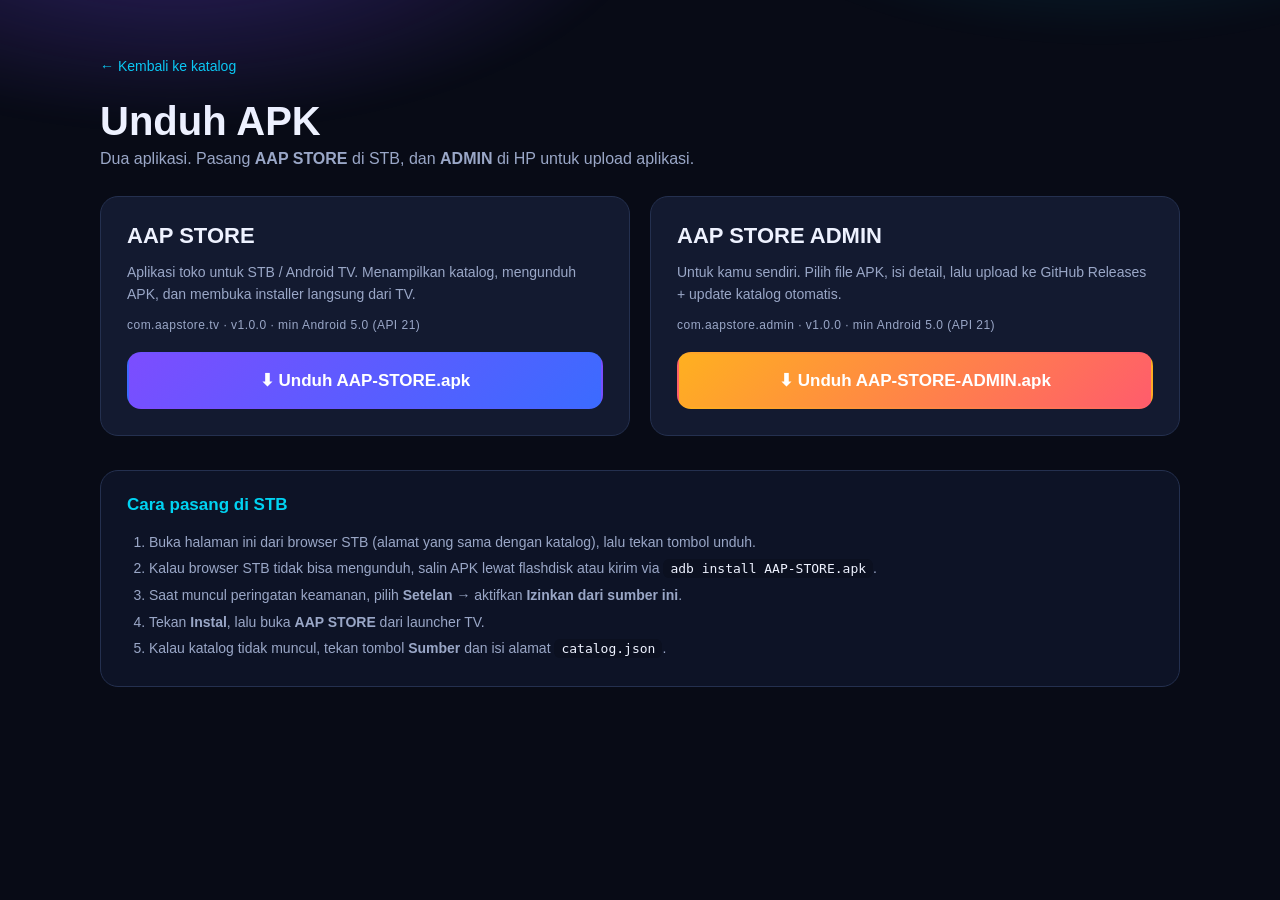
<file: docs/download.html>
<!DOCTYPE html>
<html lang="id">
<head>
<meta charset="utf-8" />
<meta name="viewport" content="width=device-width, initial-scale=1, viewport-fit=cover" />
<title>Unduh APK — AAP STORE</title>
<meta name="theme-color" content="#0b1020" />
<link rel="icon" href="favicon.png" />
<link rel="stylesheet" href="styles.css" />
<style>
  .dl-wrap { max-width: 1080px; margin: 0 auto; padding: 32px 0 0; }
  .dl-title { font-size: clamp(26px, 3.2vw, 40px); margin: 24px 0 6px; }
  .dl-sub { color: var(--muted); margin: 0 0 28px; font-size: 16px; }
  .dl-grid { display: grid; gap: 20px; grid-template-columns: repeat(auto-fit, minmax(320px, 1fr)); }
  .dl-card {
    background: var(--card); border: 1px solid var(--line); border-radius: var(--radius);
    padding: 26px; display: flex; flex-direction: column; gap: 12px;
  }
  .dl-card h2 { margin: 0; font-size: 22px; }
  .dl-card p { margin: 0; color: var(--muted); font-size: 14px; line-height: 1.6; }
  .dl-meta { color: var(--muted); font-size: 12px; letter-spacing: .04em; }
  .dl-btn {
    display: block; text-align: center; text-decoration: none; margin-top: 8px;
    padding: 16px 20px; border-radius: 14px; font-weight: 700; font-size: 17px;
    color: #fff; background: linear-gradient(135deg, var(--violet), #3b6bff);
    border: 2px solid transparent; transition: transform .12s ease, box-shadow .12s ease;
  }
  .dl-btn.alt { background: linear-gradient(135deg, #ffb020, #ff5c6c); }
  .dl-btn:hover, .dl-btn:focus-visible { transform: translateY(-2px); box-shadow: var(--focus); outline: none; }
  .dl-steps { margin: 34px 0 0; padding: 24px 26px; background: var(--bg-2); border: 1px solid var(--line); border-radius: var(--radius); }
  .dl-steps h3 { margin: 0 0 14px; font-size: 17px; color: var(--cyan); }
  .dl-steps ol { margin: 0; padding-left: 22px; color: var(--muted); line-height: 1.9; font-size: 14px; }
  .dl-steps code { background: #0b1020; padding: 2px 7px; border-radius: 6px; color: var(--text); font-size: 13px; }
  .back { display: inline-block; margin-top: 26px; color: var(--cyan); text-decoration: none; font-size: 14px; }
</style>
</head>
<body>
<div class="bg-glow" aria-hidden="true"></div>

<div class="dl-wrap">
  <a class="back" href="./">← Kembali ke katalog</a>

  <h1 class="dl-title">Unduh APK</h1>
  <p class="dl-sub">Dua aplikasi. Pasang <strong>AAP STORE</strong> di STB, dan <strong>ADMIN</strong> di HP untuk upload aplikasi.</p>

  <div class="dl-grid">
    <div class="dl-card">
      <h2>AAP STORE</h2>
      <p>Aplikasi toko untuk STB / Android TV. Menampilkan katalog, mengunduh APK, dan membuka installer langsung dari TV.</p>
      <div class="dl-meta">com.aapstore.tv · v1.0.0 · min Android 5.0 (API 21)</div>
      <a class="dl-btn" href="downloads/AAP-STORE.apk" download>⬇ Unduh AAP-STORE.apk</a>
    </div>

    <div class="dl-card">
      <h2>AAP STORE ADMIN</h2>
      <p>Untuk kamu sendiri. Pilih file APK, isi detail, lalu upload ke GitHub Releases + update katalog otomatis.</p>
      <div class="dl-meta">com.aapstore.admin · v1.0.0 · min Android 5.0 (API 21)</div>
      <a class="dl-btn alt" href="downloads/AAP-STORE-ADMIN.apk" download>⬇ Unduh AAP-STORE-ADMIN.apk</a>
    </div>
  </div>

  <div class="dl-steps">
    <h3>Cara pasang di STB</h3>
    <ol>
      <li>Buka halaman ini dari browser STB (alamat yang sama dengan katalog), lalu tekan tombol unduh.</li>
      <li>Kalau browser STB tidak bisa mengunduh, salin APK lewat flashdisk atau kirim via <code>adb install AAP-STORE.apk</code>.</li>
      <li>Saat muncul peringatan keamanan, pilih <strong>Setelan</strong> → aktifkan <strong>Izinkan dari sumber ini</strong>.</li>
      <li>Tekan <strong>Instal</strong>, lalu buka <strong>AAP STORE</strong> dari launcher TV.</li>
      <li>Kalau katalog tidak muncul, tekan tombol <strong>Sumber</strong> dan isi alamat <code>catalog.json</code>.</li>
    </ol>
  </div>
</div>
</body>
</html>
</file>
<file: docs/styles.css>
/* ============================================================
   AAP STORE — stylesheet
   Dirancang untuk layar TV (1920x1080) + remote/D-pad,
   tetap nyaman di HP/tablet.
   ============================================================ */

:root {
  --bg: #080b16;
  --bg-2: #0d1326;
  --card: #131a30;
  --card-2: #1a2340;
  --line: #24304f;
  --text: #eef2ff;
  --muted: #9aa7c7;
  --violet: #7c4dff;
  --cyan: #00d3f2;
  --green: #35d07f;
  --amber: #ffb020;
  --radius: 18px;
  --focus: 0 0 0 4px rgba(0, 211, 242, .85), 0 18px 40px rgba(0, 0, 0, .55);
  --shadow: 0 10px 26px rgba(0, 0, 0, .35);
}

* { box-sizing: border-box; }

html, body {
  margin: 0;
  padding: 0;
  background: var(--bg);
  color: var(--text);
  font-family: "Segoe UI", Roboto, "Helvetica Neue", Arial, sans-serif;
  -webkit-font-smoothing: antialiased;
  min-height: 100%;
}

body {
  padding: 0 clamp(16px, 3vw, 56px) 40px;
  overflow-x: hidden;
}

.bg-glow {
  position: fixed;
  inset: -20% -10% auto -10%;
  height: 70vh;
  background:
    radial-gradient(45% 55% at 20% 10%, rgba(124, 77, 255, .38), transparent 70%),
    radial-gradient(40% 50% at 80% 0%, rgba(0, 211, 242, .22), transparent 70%);
  filter: blur(10px);
  pointer-events: none;
  z-index: 0;
}

/* ---------------------------------------------------------- top bar */
.topbar {
  position: sticky;
  top: 0;
  z-index: 30;
  display: flex;
  align-items: center;
  gap: 20px;
  flex-wrap: wrap;
  padding: 18px 0 14px;
  background: linear-gradient(to bottom, rgba(8, 11, 22, .96) 60%, rgba(8, 11, 22, 0));
  backdrop-filter: blur(6px);
}

.brand { display: flex; align-items: center; gap: 14px; }
.brand-logo { width: clamp(44px, 3.6vw, 60px); height: auto; border-radius: 14px; }
.brand-text h1 {
  margin: 0;
  font-size: clamp(22px, 2.2vw, 34px);
  letter-spacing: .14em;
  font-weight: 800;
  line-height: 1;
}
.brand-text h1 span {
  background: linear-gradient(90deg, var(--violet), var(--cyan));
  -webkit-background-clip: text;
  background-clip: text;
  color: transparent;
}
.brand-text p {
  margin: 6px 0 0;
  font-size: clamp(12px, .95vw, 15px);
  color: var(--muted);
}

.topbar-actions { display: flex; align-items: center; gap: 10px; margin-left: auto; }

.search {
  display: flex;
  align-items: center;
  gap: 10px;
  background: var(--card);
  border: 1px solid var(--line);
  border-radius: 999px;
  padding: 10px 18px;
  min-width: clamp(180px, 22vw, 340px);
  transition: border-color .15s, box-shadow .15s;
}
.search:focus-within { border-color: var(--cyan); box-shadow: 0 0 0 3px rgba(0, 211, 242, .25); }
.search svg { width: 20px; height: 20px; fill: var(--muted); flex: 0 0 auto; }
.search input {
  background: transparent;
  border: 0;
  outline: none;
  color: var(--text);
  font-size: clamp(14px, 1.05vw, 17px);
  width: 100%;
}
.search input::placeholder { color: #6f7da0; }

.icon-btn, .ghost-btn, .primary-btn, .link-btn {
  font: inherit;
  cursor: pointer;
  border-radius: 999px;
  transition: transform .12s, background .15s, border-color .15s, box-shadow .15s;
}
.icon-btn {
  width: 46px;
  height: 46px;
  display: grid;
  place-items: center;
  background: var(--card);
  border: 1px solid var(--line);
}
.icon-btn svg { width: 22px; height: 22px; fill: var(--muted); }
.icon-btn:hover { border-color: var(--cyan); }
.icon-btn:hover svg { fill: var(--cyan); }

.ghost-btn {
  background: transparent;
  color: var(--text);
  border: 1px solid var(--line);
  padding: 11px 20px;
  font-size: 15px;
  font-weight: 600;
}
.ghost-btn:hover { border-color: var(--cyan); color: var(--cyan); }

.primary-btn {
  display: inline-flex;
  align-items: center;
  justify-content: center;
  gap: 10px;
  background: linear-gradient(135deg, var(--violet), #4b7bff);
  color: #fff;
  border: 0;
  padding: 14px 26px;
  font-size: clamp(15px, 1.1vw, 18px);
  font-weight: 700;
  text-decoration: none;
  box-shadow: 0 10px 24px rgba(124, 77, 255, .35);
}
.primary-btn:hover { transform: translateY(-1px); box-shadow: 0 14px 30px rgba(124, 77, 255, .45); }

.link-btn {
  background: none;
  border: 0;
  padding: 0;
  color: var(--cyan);
  text-decoration: underline;
  font-size: inherit;
}

/* ---------------------------------------------------------- kategori */
.cats {
  position: relative;
  z-index: 10;
  display: flex;
  gap: 10px;
  flex-wrap: wrap;
  padding: 6px 0 18px;
}
.chip {
  font: inherit;
  font-size: clamp(13px, .95vw, 16px);
  font-weight: 600;
  color: var(--muted);
  background: rgba(19, 26, 48, .8);
  border: 1px solid var(--line);
  border-radius: 999px;
  padding: 9px 18px;
  cursor: pointer;
}
.chip:hover { color: var(--text); border-color: #3a4a76; }
.chip[aria-pressed="true"] {
  color: #06121a;
  background: linear-gradient(135deg, var(--cyan), #6ef2ff);
  border-color: transparent;
}

/* ---------------------------------------------------------- grid */
main { position: relative; z-index: 10; }

.grid {
  display: grid;
  grid-template-columns: repeat(auto-fill, minmax(clamp(140px, 11vw, 210px), 1fr));
  gap: clamp(12px, 1.2vw, 22px);
}

.card {
  position: relative;
  display: flex;
  flex-direction: column;
  gap: 12px;
  padding: 16px;
  text-align: left;
  font: inherit;
  color: inherit;
  background: linear-gradient(160deg, var(--card), var(--card-2));
  border: 1px solid var(--line);
  border-radius: var(--radius);
  box-shadow: var(--shadow);
  cursor: pointer;
  outline: none;
  transition: transform .16s ease, box-shadow .16s ease, border-color .16s ease;
}
.card:hover { transform: translateY(-3px); border-color: #3a4a76; }
.card:focus-visible,
.card:focus {
  transform: translateY(-4px) scale(1.03);
  border-color: var(--cyan);
  box-shadow: var(--focus);
}
.card:focus-visible .card-name { color: #fff; }

.card-icon {
  width: 100%;
  aspect-ratio: 1 / 1;
  object-fit: cover;
  border-radius: 16px;
  background: #0c1224;
  border: 1px solid rgba(255, 255, 255, .05);
}
.card-icon.placeholder {
  display: grid;
  place-items: center;
  font-size: 40px;
  font-weight: 800;
  color: #fff;
  background: linear-gradient(135deg, var(--violet), #3b6bff);
}

.card-name {
  font-size: clamp(14px, 1.02vw, 17px);
  font-weight: 700;
  line-height: 1.25;
  display: -webkit-box;
  -webkit-line-clamp: 2;
  -webkit-box-orient: vertical;
  overflow: hidden;
}
.card-meta {
  font-size: clamp(11.5px, .82vw, 13.5px);
  color: var(--muted);
  display: flex;
  gap: 8px;
  flex-wrap: wrap;
  align-items: center;
}
.card-meta .sep { opacity: .5; }

.badge {
  font-size: 11px;
  font-weight: 700;
  letter-spacing: .04em;
  text-transform: uppercase;
  padding: 3px 9px;
  border-radius: 999px;
  background: rgba(0, 211, 242, .14);
  color: #7ceaff;
  border: 1px solid rgba(0, 211, 242, .3);
  white-space: nowrap;
}
.badge.new { background: rgba(53, 208, 127, .15); color: #7bf0b3; border-color: rgba(53, 208, 127, .35); }

/* ---------------------------------------------------------- status */
.status {
  display: flex;
  flex-direction: column;
  align-items: center;
  gap: 18px;
  padding: 12vh 20px;
  text-align: center;
  color: var(--muted);
  font-size: clamp(15px, 1.1vw, 18px);
}
.status.hidden { display: none; }
.status h2 { color: var(--text); margin: 0 0 6px; font-size: clamp(18px, 1.5vw, 24px); }
.status code { color: var(--cyan); }

.spinner {
  width: 42px;
  height: 42px;
  border-radius: 50%;
  border: 4px solid rgba(255, 255, 255, .12);
  border-top-color: var(--cyan);
  animation: spin .9s linear infinite;
}
@keyframes spin { to { transform: rotate(360deg); } }

/* ---------------------------------------------------------- footer */
.foot {
  position: relative;
  z-index: 10;
  margin-top: 46px;
  padding-top: 20px;
  border-top: 1px solid var(--line);
  display: flex;
  gap: 10px;
  flex-wrap: wrap;
  align-items: center;
  color: var(--muted);
  font-size: 13.5px;
}
.foot .dot { opacity: .4; }

/* ---------------------------------------------------------- overlay / sheet */
.overlay {
  position: fixed;
  inset: 0;
  z-index: 60;
  display: grid;
  place-items: center;
  padding: clamp(12px, 3vw, 40px);
  background: rgba(3, 6, 15, .78);
  backdrop-filter: blur(6px);
  animation: fade .16s ease;
}
.overlay.hidden { display: none; }
@keyframes fade { from { opacity: 0; } to { opacity: 1; } }

.sheet {
  position: relative;
  width: min(820px, 100%);
  max-height: 88vh;
  overflow-y: auto;
  padding: clamp(20px, 2.4vw, 34px);
  background: linear-gradient(165deg, #141b32, #0f1526);
  border: 1px solid #2a365a;
  border-radius: 24px;
  box-shadow: 0 30px 80px rgba(0, 0, 0, .6);
  animation: pop .18s ease;
}
@keyframes pop { from { transform: translateY(14px) scale(.98); opacity: 0; } to { transform: none; opacity: 1; } }

.close-btn {
  position: absolute;
  top: 14px;
  right: 14px;
  width: 42px;
  height: 42px;
  border-radius: 50%;
  border: 1px solid var(--line);
  background: #0d1326;
  color: var(--muted);
  font-size: 16px;
  cursor: pointer;
}
.close-btn:hover { color: #fff; border-color: var(--cyan); }

.sheet h2 { margin: 0 0 6px; font-size: clamp(22px, 1.9vw, 30px); }
.sheet h3 { margin: 26px 0 10px; font-size: clamp(17px, 1.3vw, 20px); }

.sheet-head { display: flex; gap: 20px; align-items: center; padding-right: 46px; }
.sheet-icon {
  width: clamp(84px, 8vw, 128px);
  height: clamp(84px, 8vw, 128px);
  border-radius: 22px;
  object-fit: cover;
  background: #0c1224;
  border: 1px solid rgba(255, 255, 255, .06);
  flex: 0 0 auto;
}
.sheet-icon.placeholder {
  display: grid;
  place-items: center;
  font-size: 44px;
  font-weight: 800;
  background: linear-gradient(135deg, var(--violet), #3b6bff);
}

.badges { display: flex; gap: 8px; flex-wrap: wrap; margin-top: 10px; }
.mono { font-family: ui-monospace, "Cascadia Code", Consolas, monospace; font-size: 13px; color: var(--muted); }

.sheet-desc { margin: 20px 0 0; line-height: 1.6; color: #cdd6ee; font-size: clamp(14px, 1.05vw, 16.5px); white-space: pre-line; }

.meta-list {
  display: grid;
  grid-template-columns: repeat(auto-fit, minmax(150px, 1fr));
  gap: 12px;
  margin: 22px 0 0;
}
.meta-list div {
  background: rgba(255, 255, 255, .03);
  border: 1px solid var(--line);
  border-radius: 14px;
  padding: 12px 14px;
}
.meta-list dt { font-size: 11.5px; text-transform: uppercase; letter-spacing: .08em; color: var(--muted); }
.meta-list dd { margin: 4px 0 0; font-weight: 700; font-size: 15px; }

.sheet-actions { display: flex; gap: 12px; flex-wrap: wrap; margin-top: 26px; }
.sheet-actions .primary-btn { flex: 1 1 260px; }

.hint { margin: 16px 0 0; font-size: 13px; line-height: 1.55; color: var(--muted); }

.steps { margin: 0; padding-left: 22px; line-height: 1.7; color: #cdd6ee; font-size: clamp(14px, 1.02vw, 16px); }
.steps li { margin-bottom: 10px; }
.steps .mono { color: var(--cyan); }

.text-input {
  width: 100%;
  margin-top: 14px;
  padding: 14px 16px;
  border-radius: 14px;
  border: 1px solid var(--line);
  background: #0b1020;
  color: var(--text);
  font: inherit;
  font-size: 15px;
}
.text-input:focus { outline: none; border-color: var(--cyan); box-shadow: 0 0 0 3px rgba(0, 211, 242, .22); }

/* ---------------------------------------------------------- toast */
.toast {
  position: fixed;
  left: 50%;
  bottom: 34px;
  transform: translateX(-50%);
  z-index: 90;
  padding: 14px 24px;
  border-radius: 999px;
  background: #17203a;
  border: 1px solid #2f3d64;
  color: var(--text);
  font-size: 14.5px;
  font-weight: 600;
  box-shadow: 0 16px 40px rgba(0, 0, 0, .5);
  animation: pop .18s ease;
  max-width: 90vw;
  text-align: center;
}
.toast.hidden { display: none; }

.hidden { display: none !important; }

/* ---------------------------------------------------------- TV besar */
@media (min-width: 1600px) {
  body { padding-bottom: 60px; }
  .card { padding: 18px; }
}

@media (prefers-reduced-motion: reduce) {
  * { animation-duration: .001s !important; transition-duration: .001s !important; }
}
</file>
